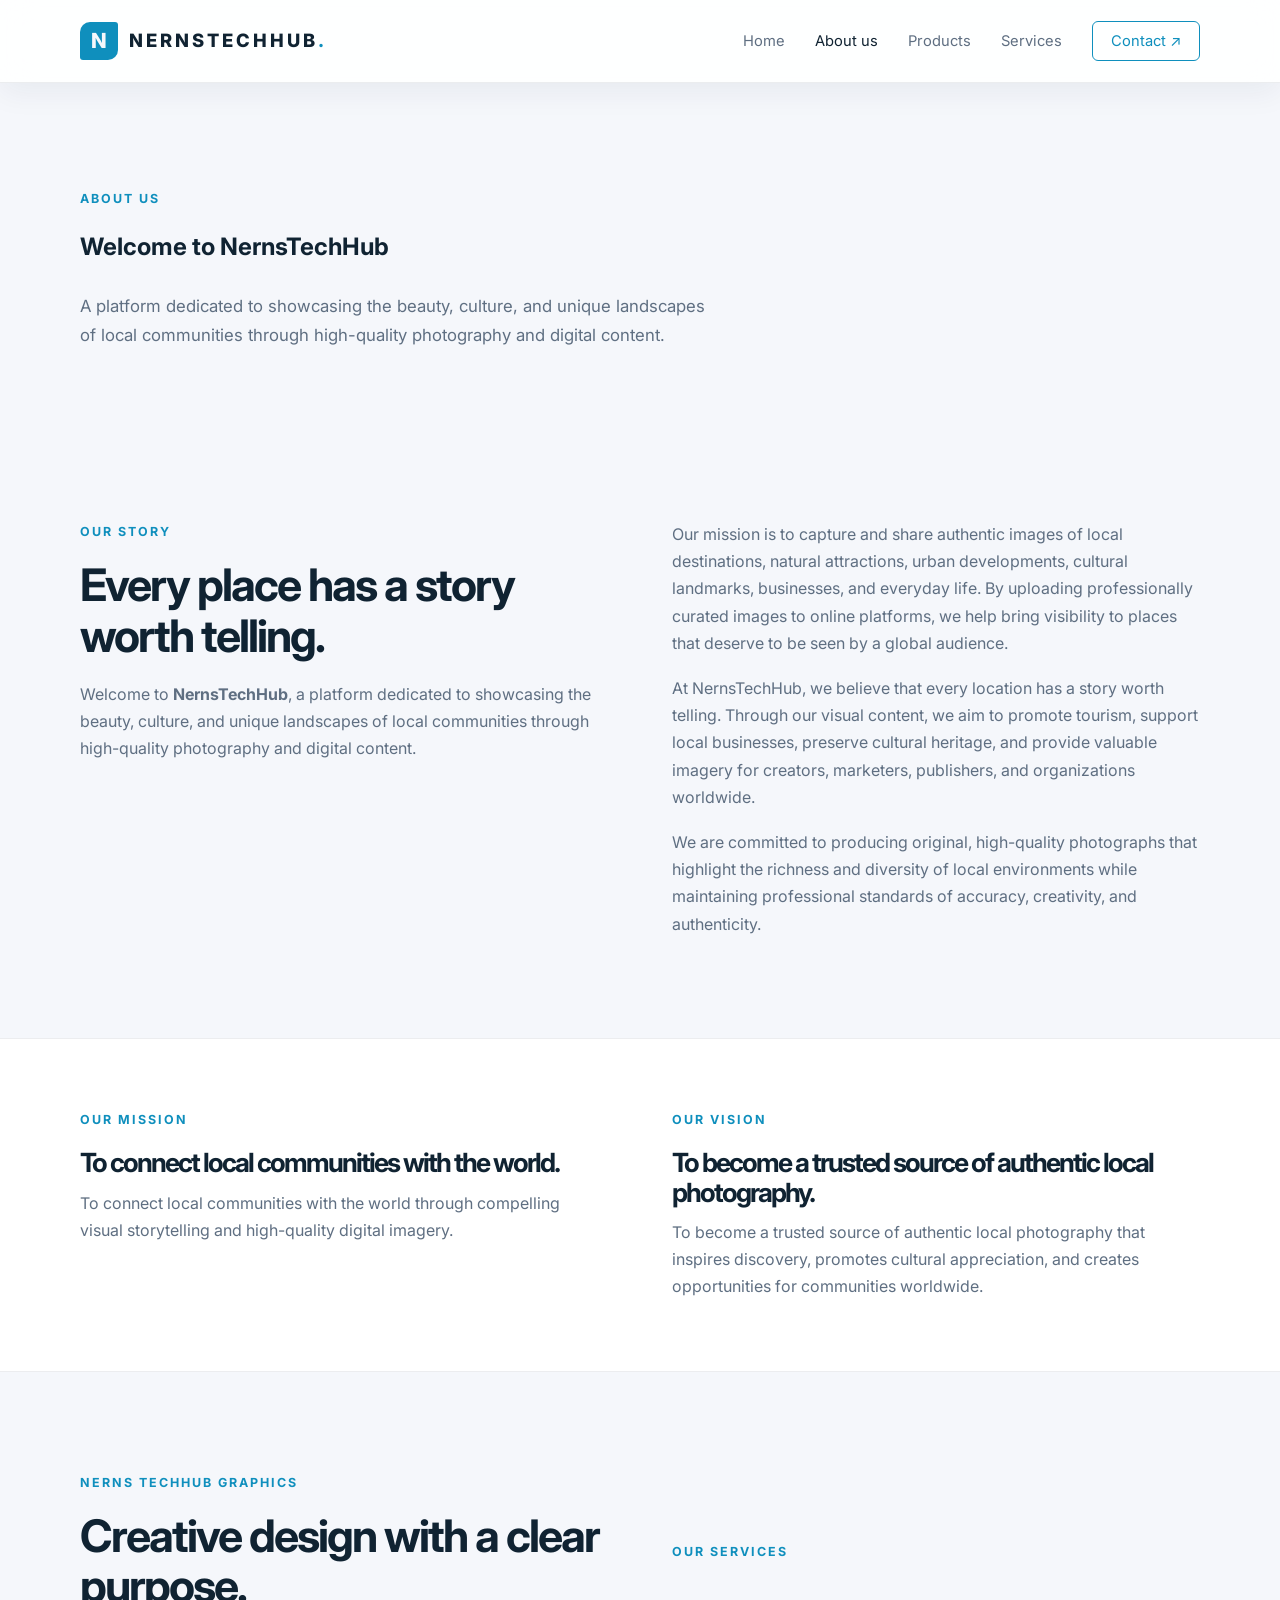
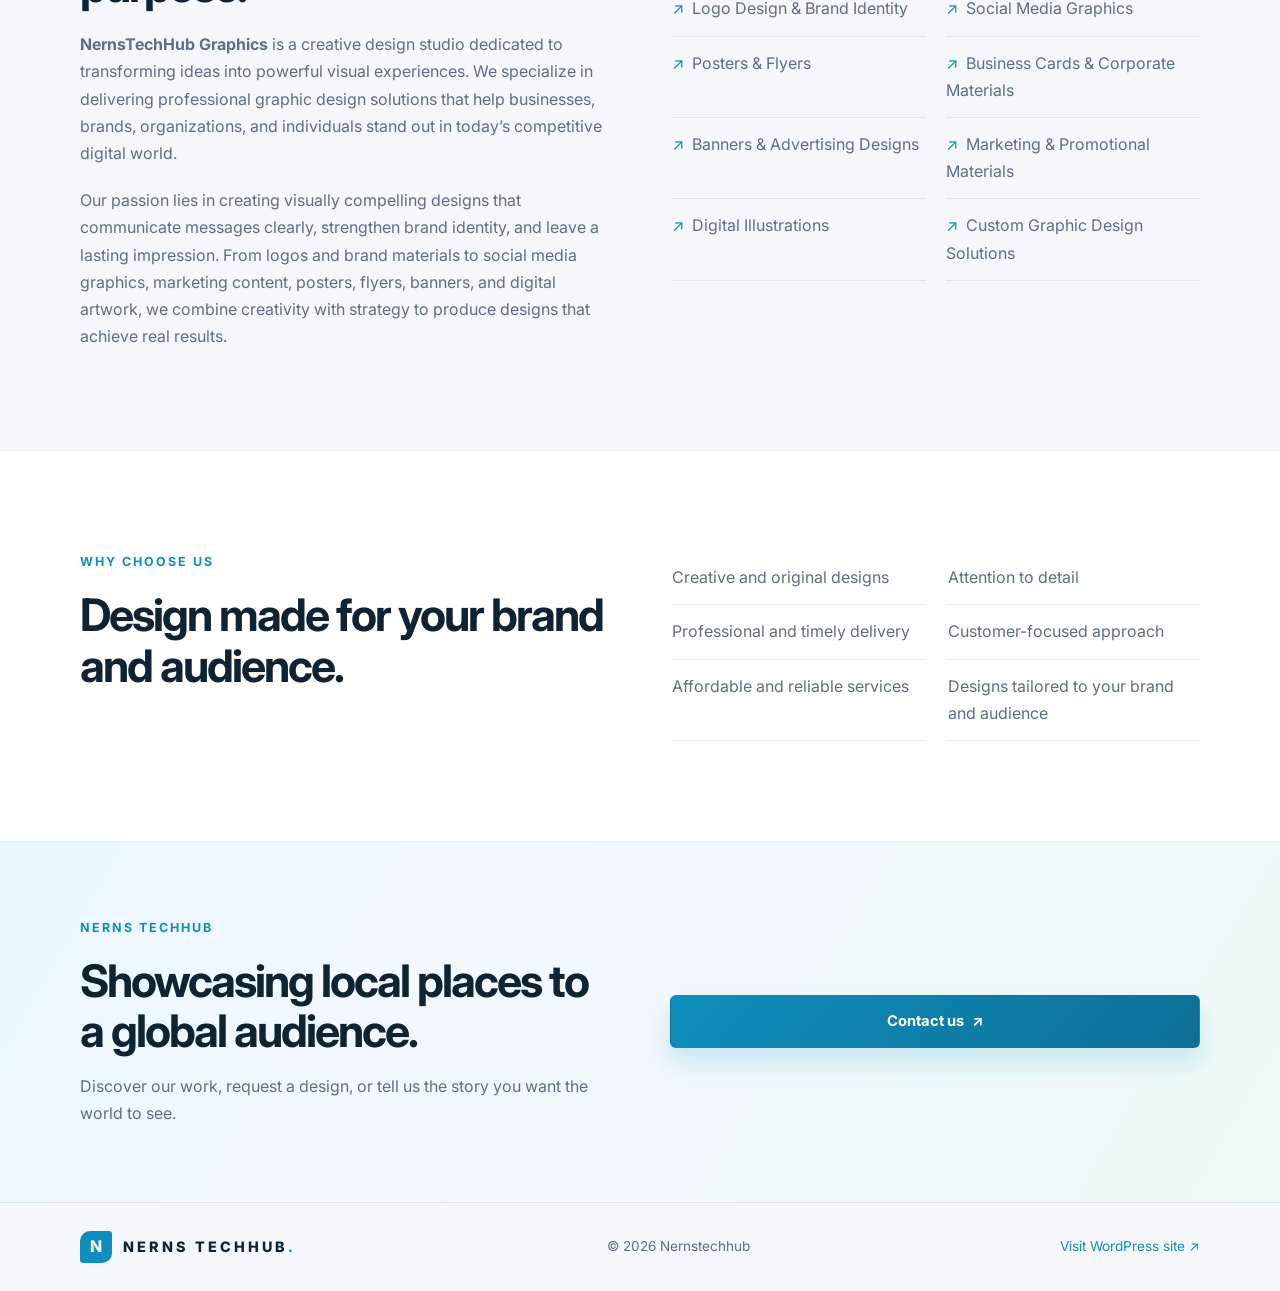
<file: about.html>
<!DOCTYPE html>
<html lang="en">
<head>
  <meta charset="UTF-8">
  <meta name="viewport" content="width=device-width, initial-scale=1.0">
  <meta name="description" content="Learn how NernsTechHub uses local photography, digital content, and graphic design to tell stories and help brands grow.">
  <title>About Us | Nernstechhub</title>
  <link rel="preconnect" href="https://fonts.googleapis.com">
  <link rel="preconnect" href="https://fonts.gstatic.com" crossorigin>
  <link href="https://fonts.googleapis.com/css2?family=Inter:wght@400;500;600;700;800&display=swap" rel="stylesheet">
  <link rel="stylesheet" href="style.css">
  <script src="script.js" defer></script>
</head>
<body>
  <header class="site-header"><nav class="navbar container" aria-label="Main navigation">
    <a href="index.html" class="logo" aria-label="Nernstechhub home"><span class="logo-mark">N</span><span>NERNSTECHHUB<span class="logo-accent">.</span></span></a>
    <button class="menu-toggle" aria-label="Open navigation" aria-expanded="false" aria-controls="nav-links">☰</button>
    <ul class="nav-links" id="nav-links"><li><a href="index.html">Home</a></li><li><a href="about.html" aria-current="page">About us</a></li><li><a href="products.html">Products</a></li><li><a href="services.html">Services</a></li><li><a href="https://nernstechhub.wordpress.com/contact-us/" class="nav-contact" target="_blank" rel="noopener noreferrer">Contact ↗</a></li></ul>
  </nav></header>
  <main>
    <section class="page-hero container"><p class="eyebrow">ABOUT US</p><h1>Welcome to <span>NernsTechHub</span></h1><p class="hero-description">A platform dedicated to showcasing the beauty, culture, and unique landscapes of local communities through high-quality photography and digital content.</p></section>

    <section class="section container about-us-story">
      <div class="about-us-lead">
        <p class="eyebrow">OUR STORY</p>
        <h2>Every place has a story worth telling.</h2>
        <p>Welcome to <strong>NernsTechHub</strong>, a platform dedicated to showcasing the beauty, culture, and unique landscapes of local communities through high-quality photography and digital content.</p>
      </div>
      <div class="about-us-copy">
        <p>Our mission is to capture and share authentic images of local destinations, natural attractions, urban developments, cultural landmarks, businesses, and everyday life. By uploading professionally curated images to online platforms, we help bring visibility to places that deserve to be seen by a global audience.</p>
        <p>At NernsTechHub, we believe that every location has a story worth telling. Through our visual content, we aim to promote tourism, support local businesses, preserve cultural heritage, and provide valuable imagery for creators, marketers, publishers, and organizations worldwide.</p>
        <p>We are committed to producing original, high-quality photographs that highlight the richness and diversity of local environments while maintaining professional standards of accuracy, creativity, and authenticity.</p>
      </div>
    </section>

    <section class="values-band">
      <div class="container about-us-values">
        <article>
          <p class="eyebrow">OUR MISSION</p>
          <h2>To connect local communities with the world.</h2>
          <p>To connect local communities with the world through compelling visual storytelling and high-quality digital imagery.</p>
        </article>
        <article>
          <p class="eyebrow">OUR VISION</p>
          <h2>To become a trusted source of authentic local photography.</h2>
          <p>To become a trusted source of authentic local photography that inspires discovery, promotes cultural appreciation, and creates opportunities for communities worldwide.</p>
        </article>
      </div>
    </section>

    <section class="section container graphics-about">
      <div class="graphics-about-intro">
        <p class="eyebrow">NERNS TECHHUB GRAPHICS</p>
        <h2>Creative design with a clear purpose.</h2>
        <p><strong>NernsTechHub Graphics</strong> is a creative design studio dedicated to transforming ideas into powerful visual experiences. We specialize in delivering professional graphic design solutions that help businesses, brands, organizations, and individuals stand out in today’s competitive digital world.</p>
        <p>Our passion lies in creating visually compelling designs that communicate messages clearly, strengthen brand identity, and leave a lasting impression. From logos and brand materials to social media graphics, marketing content, posters, flyers, banners, and digital artwork, we combine creativity with strategy to produce designs that achieve real results.</p>
      </div>
      <div class="graphics-about-services">
        <p class="eyebrow">OUR SERVICES</p>
        <ul>
          <li>Logo Design &amp; Brand Identity</li>
          <li>Social Media Graphics</li>
          <li>Posters &amp; Flyers</li>
          <li>Business Cards &amp; Corporate Materials</li>
          <li>Banners &amp; Advertising Designs</li>
          <li>Marketing &amp; Promotional Materials</li>
          <li>Digital Illustrations</li>
          <li>Custom Graphic Design Solutions</li>
        </ul>
      </div>
    </section>

    <section class="hub-services section">
      <div class="container graphics-why">
        <div>
          <p class="eyebrow">WHY CHOOSE US</p>
          <h2>Design made for your brand and audience.</h2>
        </div>
        <div class="graphics-reasons">
          <p>Creative and original designs</p>
          <p>Attention to detail</p>
          <p>Professional and timely delivery</p>
          <p>Customer-focused approach</p>
          <p>Affordable and reliable services</p>
          <p>Designs tailored to your brand and audience</p>
        </div>
      </div>
    </section>

    <section class="hub-contact-band">
      <div class="container hub-contact-content">
        <div>
          <p class="eyebrow">NERNS TECHHUB</p>
          <h2>Showcasing local places to a global audience.</h2>
          <p>Discover our work, request a design, or tell us the story you want the world to see.</p>
        </div>
        <a class="button button-primary" href="https://nernstechhub.wordpress.com/contact-us/" target="_blank" rel="noopener noreferrer">Contact us <span aria-hidden="true">↗</span></a>
      </div>
    </section>
  </main>
  <footer class="site-footer"><div class="container footer-content"><a href="index.html" class="logo"><span class="logo-mark">N</span><span>NERNS TECHHUB<span class="logo-accent">.</span></span></a><p>© <span id="year"></span> Nernstechhub</p><a href="https://nernstechhub.wordpress.com/" target="_blank" rel="noopener noreferrer">Visit WordPress site ↗</a></div></footer>
</body>
</html>
</file>
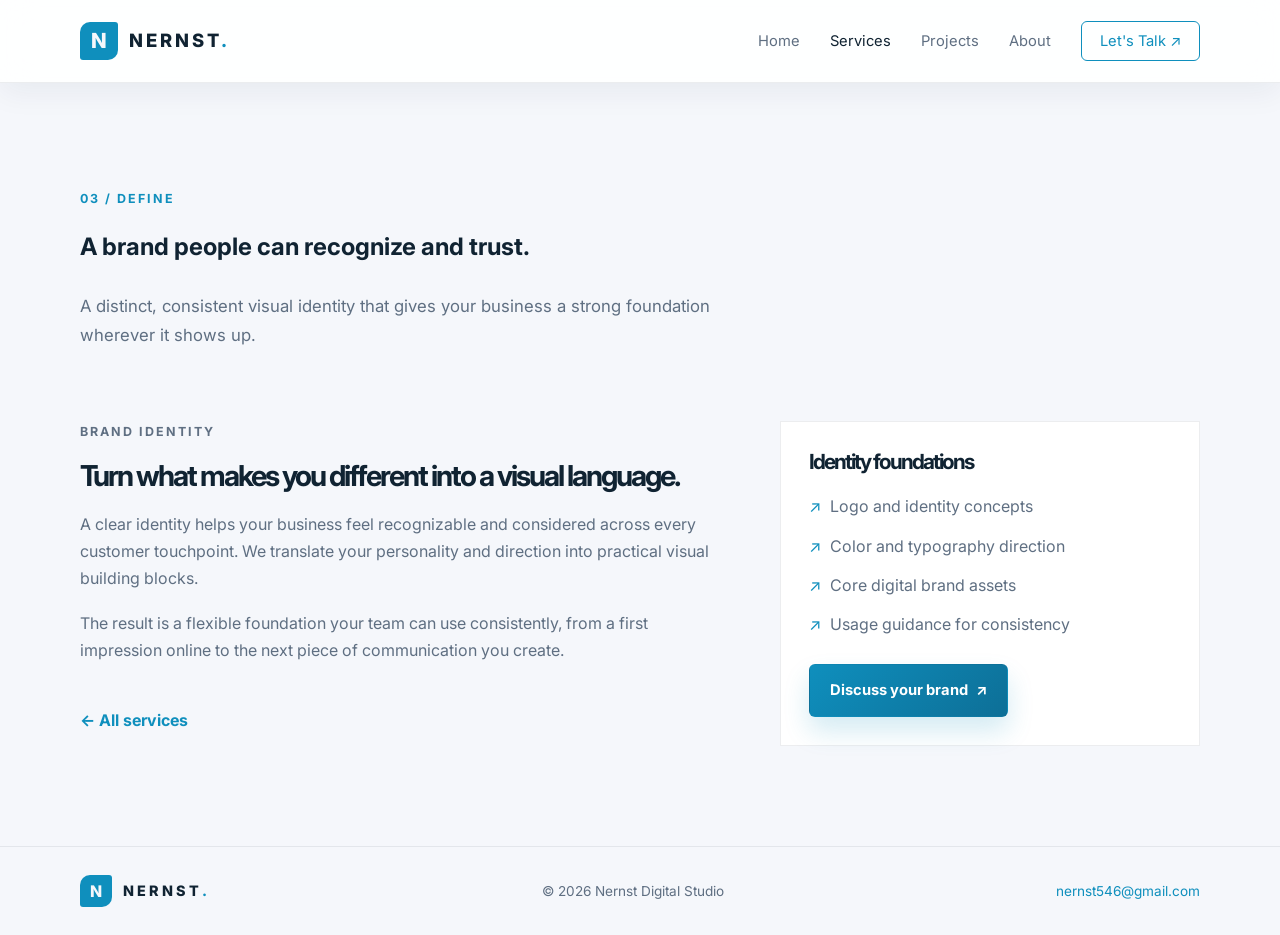
<file: brand-identity.html>
<!DOCTYPE html>
<html lang="en">
<head>
  <meta charset="UTF-8">
  <meta name="viewport" content="width=device-width, initial-scale=1.0">
  <meta name="description" content="Brand identity foundations, logo concepts, and visual systems from Nernst Digital Studio.">
  <title>Brand Identity | Nernst Digital Studio</title>
  <link rel="preconnect" href="https://fonts.googleapis.com">
  <link rel="preconnect" href="https://fonts.gstatic.com" crossorigin>
  <link href="https://fonts.googleapis.com/css2?family=Inter:wght@400;500;600;700;800&display=swap" rel="stylesheet">
  <link rel="stylesheet" href="style.css">
  <script src="script.js" defer></script>
</head>
<body>
  <header class="site-header"><nav class="navbar container" aria-label="Main navigation">
    <a href="index.html" class="logo" aria-label="Nernst Digital Studio home"><span class="logo-mark">N</span><span>NERNST<span class="logo-accent">.</span></span></a>
    <button class="menu-toggle" aria-label="Open navigation" aria-expanded="false" aria-controls="nav-links">☰</button>
    <ul class="nav-links" id="nav-links"><li><a href="index.html">Home</a></li><li><a href="services.html" aria-current="page">Services</a></li><li><a href="projects.html">Projects</a></li><li><a href="about.html">About</a></li><li><a href="contact.html" class="nav-contact">Let's Talk ↗</a></li></ul>
  </nav></header>
  <main>
    <section class="page-hero container"><p class="eyebrow">03 / DEFINE</p><h1>A brand people can <span>recognize and trust.</span></h1><p class="hero-description">A distinct, consistent visual identity that gives your business a strong foundation wherever it shows up.</p></section>
    <section class="section container service-detail-layout">
      <div class="service-detail-copy"><p class="eyebrow">BRAND IDENTITY</p><h2>Turn what makes you different into a visual language.</h2><p>A clear identity helps your business feel recognizable and considered across every customer touchpoint. We translate your personality and direction into practical visual building blocks.</p><p>The result is a flexible foundation your team can use consistently, from a first impression online to the next piece of communication you create.</p><a class="service-back-link" href="services.html">← All services</a></div>
      <aside class="service-detail-aside"><h2>Identity foundations</h2><ul><li>Logo and identity concepts</li><li>Color and typography direction</li><li>Core digital brand assets</li><li>Usage guidance for consistency</li></ul><a class="button button-primary" href="contact.html">Discuss your brand <span aria-hidden="true">↗</span></a></aside>
    </section>
  </main>
  <footer class="site-footer"><div class="container footer-content"><a href="index.html" class="logo"><span class="logo-mark">N</span><span>NERNST<span class="logo-accent">.</span></span></a><p>© <span id="year"></span> Nernst Digital Studio</p><a href="mailto:nernst546@gmail.com">nernst546@gmail.com</a></div></footer>
</body>
</html>
</file>
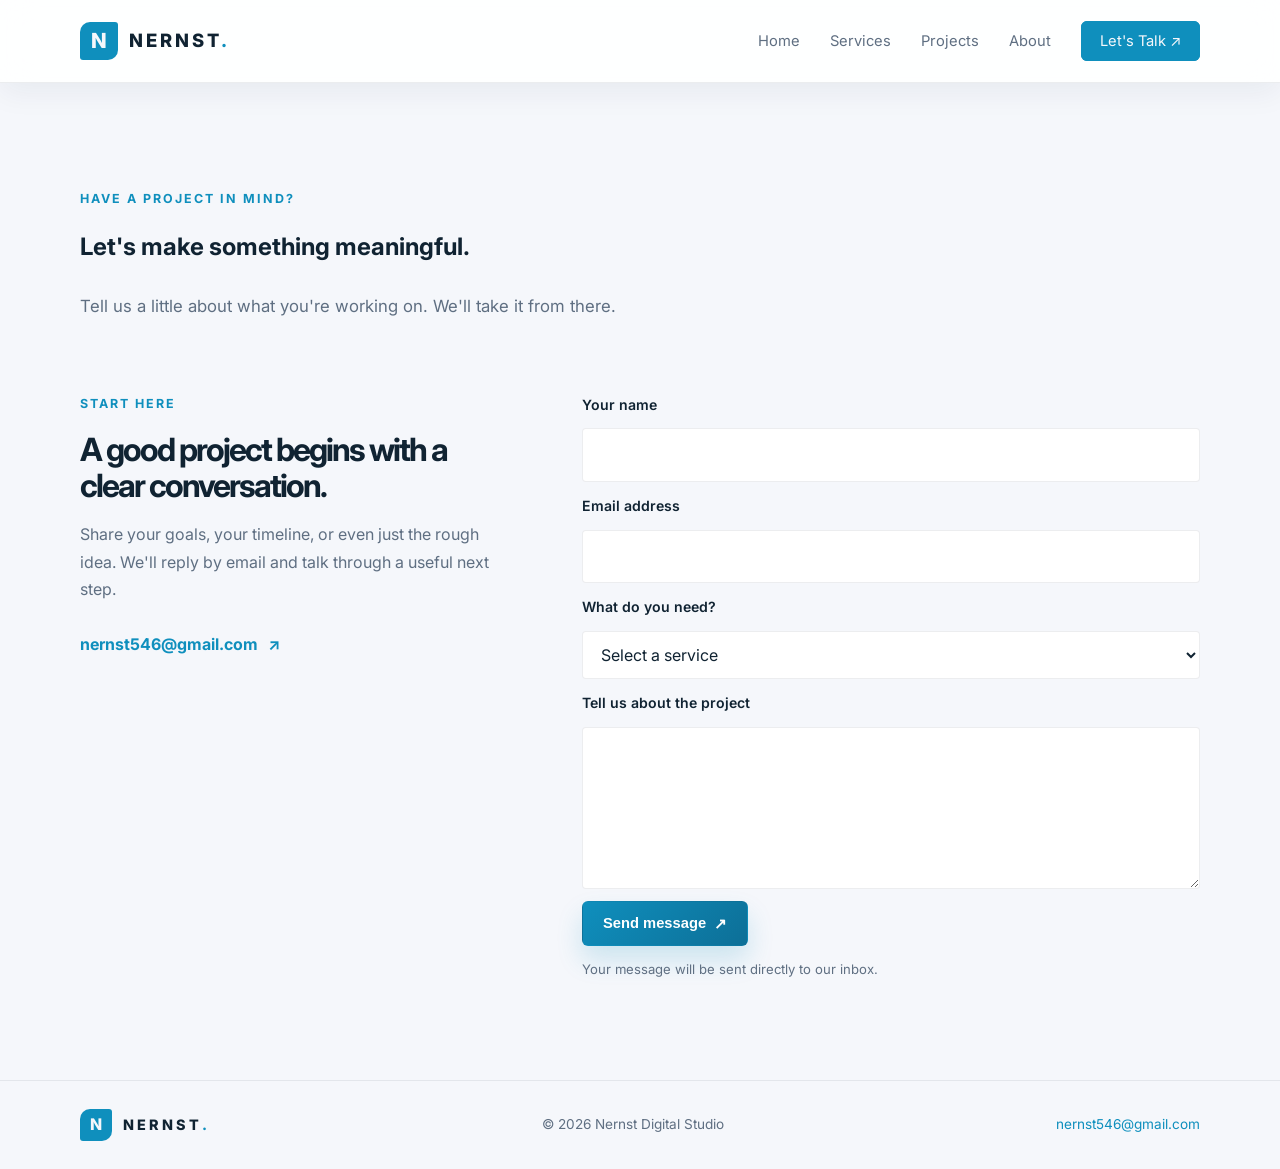
<file: contact.html>
<!DOCTYPE html>
<html lang="en">
<head>
  <meta charset="UTF-8">
  <meta name="viewport" content="width=device-width, initial-scale=1.0">
  <meta name="description" content="Contact Nernst Digital Studio to discuss your website, design, or branding project.">
  <title>Contact | Nernst Digital Studio</title>
  <link rel="preconnect" href="https://fonts.googleapis.com">
  <link rel="preconnect" href="https://fonts.gstatic.com" crossorigin>
  <link href="https://fonts.googleapis.com/css2?family=Inter:wght@400;500;600;700;800&display=swap" rel="stylesheet">
  <link rel="stylesheet" href="style.css">
  <script src="script.js" defer></script>
</head>
<body>
  <header class="site-header"><nav class="navbar container" aria-label="Main navigation">
    <a href="index.html" class="logo" aria-label="Nernst Digital Studio home"><span class="logo-mark">N</span><span>NERNST<span class="logo-accent">.</span></span></a>
    <button class="menu-toggle" aria-label="Open navigation" aria-expanded="false" aria-controls="nav-links">☰</button>
    <ul class="nav-links" id="nav-links"><li><a href="index.html">Home</a></li><li><a href="services.html">Services</a></li><li><a href="projects.html">Projects</a></li><li><a href="about.html">About</a></li><li><a href="contact.html" class="nav-contact" aria-current="page">Let's Talk ↗</a></li></ul>
  </nav></header>
  <main>
    <section class="page-hero container"><p class="eyebrow">HAVE A PROJECT IN MIND?</p><h1>Let's make something <span>meaningful.</span></h1><p class="hero-description">Tell us a little about what you're working on. We'll take it from there.</p></section>
    <section class="section container contact-layout">
      <div class="contact-aside"><p class="eyebrow">START HERE</p><h2>A good project begins with a clear conversation.</h2><p>Share your goals, your timeline, or even just the rough idea. We'll reply by email and talk through a useful next step.</p><a class="contact-email" href="mailto:nernst546@gmail.com">nernst546@gmail.com <span aria-hidden="true">↗</span></a></div>
      <form class="contact-form" id="contact-form" action="https://formsubmit.co/nernst546@gmail.com" method="POST">
        <input type="hidden" name="_subject" value="New Nernstechhub project enquiry">
        <input type="hidden" name="_template" value="table">
        <label for="name">Your name</label><input id="name" name="name" autocomplete="name" required>
        <label for="email">Email address</label><input id="email" name="email" type="email" autocomplete="email" required>
        <label for="service">What do you need?</label><select id="service" name="service" required><option value="" disabled selected>Select a service</option><option>Web development</option><option>Graphic design</option><option>Brand identity</option><option>Something else</option></select>
        <label for="message">Tell us about the project</label><textarea id="message" name="message" rows="5" required></textarea>
        <button class="button button-primary" type="submit">Send message <span aria-hidden="true">↗</span></button>
        <p class="form-note" id="form-note" aria-live="polite">Your message will be sent directly to our inbox.</p>
      </form>
    </section>
  </main>
  <footer class="site-footer"><div class="container footer-content"><a href="index.html" class="logo"><span class="logo-mark">N</span><span>NERNST<span class="logo-accent">.</span></span></a><p>© <span id="year"></span> Nernst Digital Studio</p><a href="mailto:nernst546@gmail.com">nernst546@gmail.com</a></div></footer>
</body>
</html>
</file>
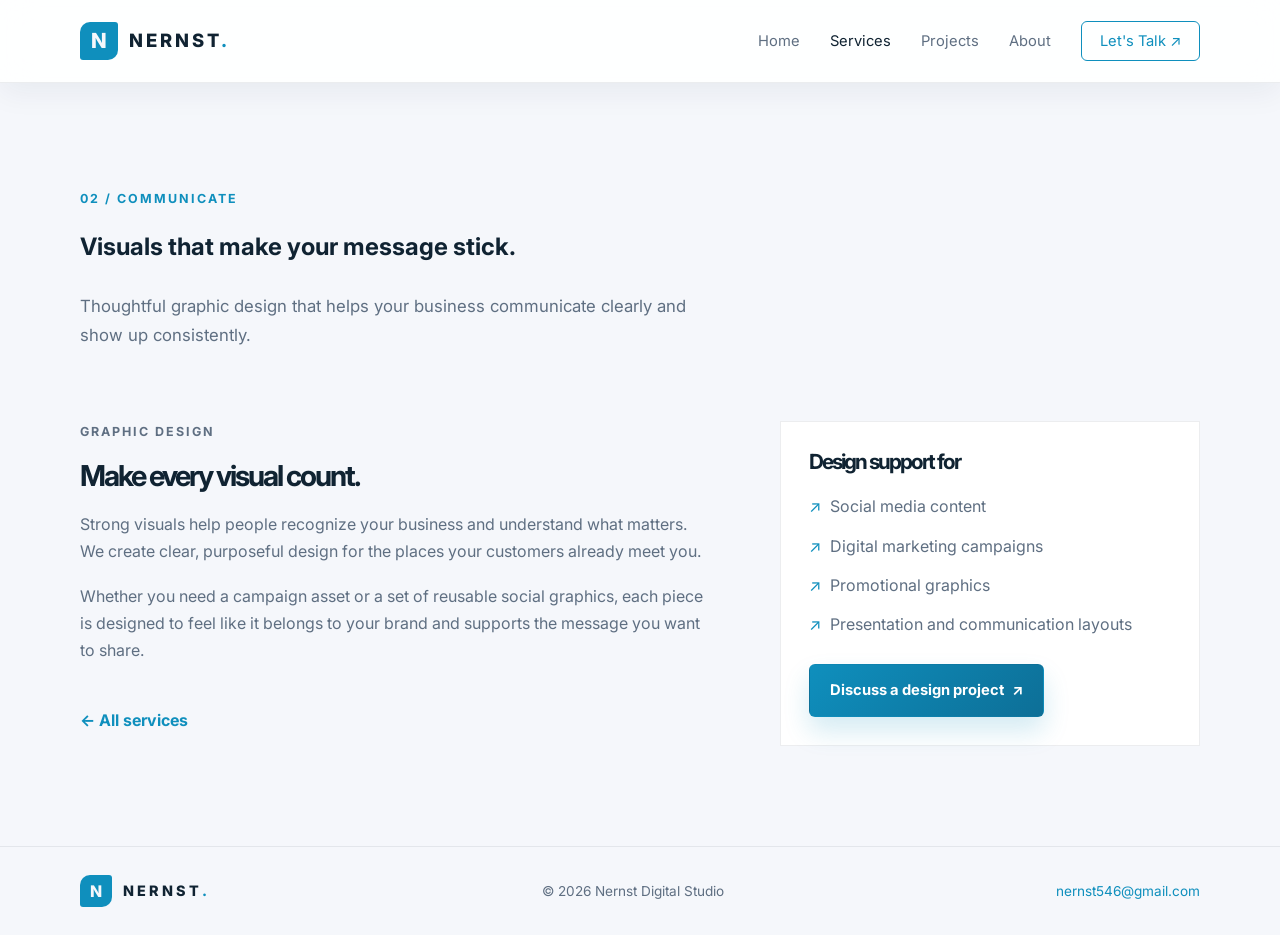
<file: graphic-design.html>
<!DOCTYPE html>
<html lang="en">
<head>
  <meta charset="UTF-8">
  <meta name="viewport" content="width=device-width, initial-scale=1.0">
  <meta name="description" content="Graphic design for digital marketing, social media, and business communications from Nernst Digital Studio.">
  <title>Graphic Design | Nernst Digital Studio</title>
  <link rel="preconnect" href="https://fonts.googleapis.com">
  <link rel="preconnect" href="https://fonts.gstatic.com" crossorigin>
  <link href="https://fonts.googleapis.com/css2?family=Inter:wght@400;500;600;700;800&display=swap" rel="stylesheet">
  <link rel="stylesheet" href="style.css">
  <script src="script.js" defer></script>
</head>
<body>
  <header class="site-header"><nav class="navbar container" aria-label="Main navigation">
    <a href="index.html" class="logo" aria-label="Nernst Digital Studio home"><span class="logo-mark">N</span><span>NERNST<span class="logo-accent">.</span></span></a>
    <button class="menu-toggle" aria-label="Open navigation" aria-expanded="false" aria-controls="nav-links">☰</button>
    <ul class="nav-links" id="nav-links"><li><a href="index.html">Home</a></li><li><a href="services.html" aria-current="page">Services</a></li><li><a href="projects.html">Projects</a></li><li><a href="about.html">About</a></li><li><a href="contact.html" class="nav-contact">Let's Talk ↗</a></li></ul>
  </nav></header>
  <main>
    <section class="page-hero container"><p class="eyebrow">02 / COMMUNICATE</p><h1>Visuals that make your <span>message stick.</span></h1><p class="hero-description">Thoughtful graphic design that helps your business communicate clearly and show up consistently.</p></section>
    <section class="section container service-detail-layout">
      <div class="service-detail-copy"><p class="eyebrow">GRAPHIC DESIGN</p><h2>Make every visual count.</h2><p>Strong visuals help people recognize your business and understand what matters. We create clear, purposeful design for the places your customers already meet you.</p><p>Whether you need a campaign asset or a set of reusable social graphics, each piece is designed to feel like it belongs to your brand and supports the message you want to share.</p><a class="service-back-link" href="services.html">← All services</a></div>
      <aside class="service-detail-aside"><h2>Design support for</h2><ul><li>Social media content</li><li>Digital marketing campaigns</li><li>Promotional graphics</li><li>Presentation and communication layouts</li></ul><a class="button button-primary" href="contact.html">Discuss a design project <span aria-hidden="true">↗</span></a></aside>
    </section>
  </main>
  <footer class="site-footer"><div class="container footer-content"><a href="index.html" class="logo"><span class="logo-mark">N</span><span>NERNST<span class="logo-accent">.</span></span></a><p>© <span id="year"></span> Nernst Digital Studio</p><a href="mailto:nernst546@gmail.com">nernst546@gmail.com</a></div></footer>
</body>
</html>
</file>
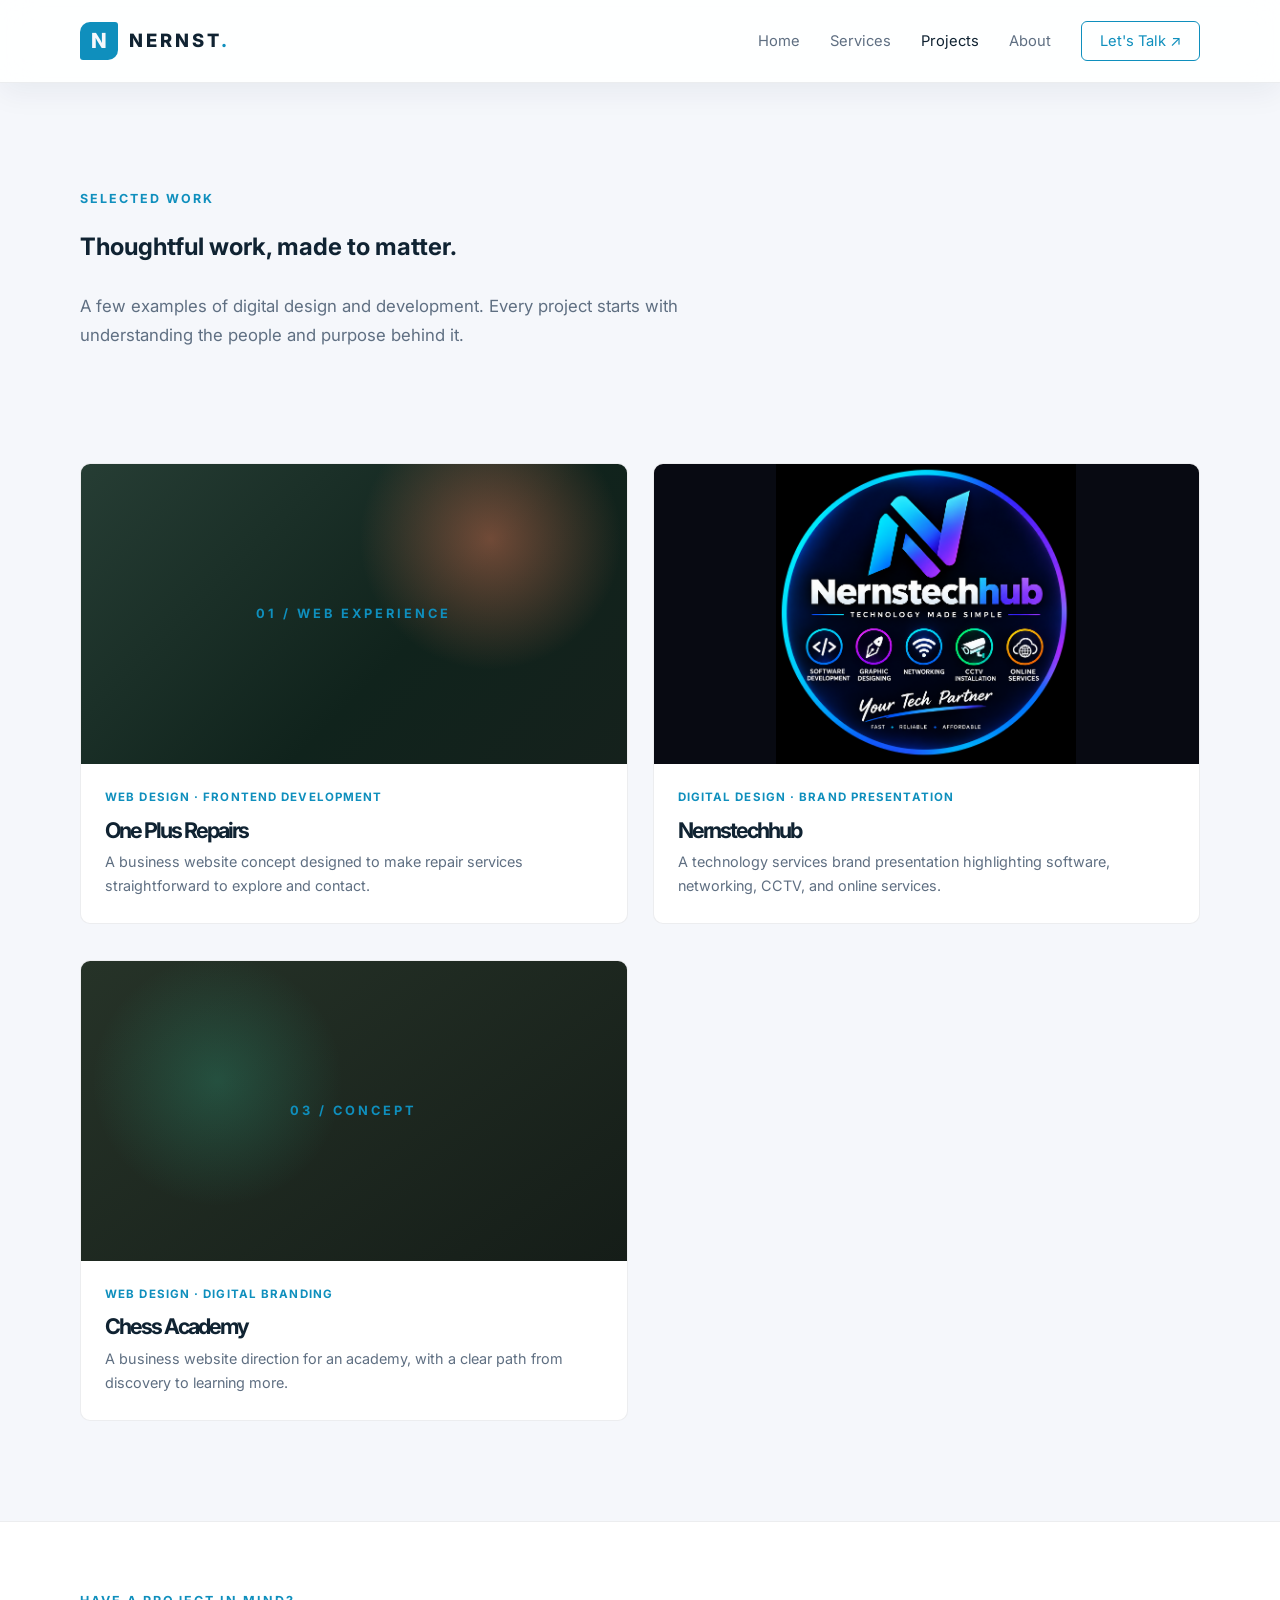
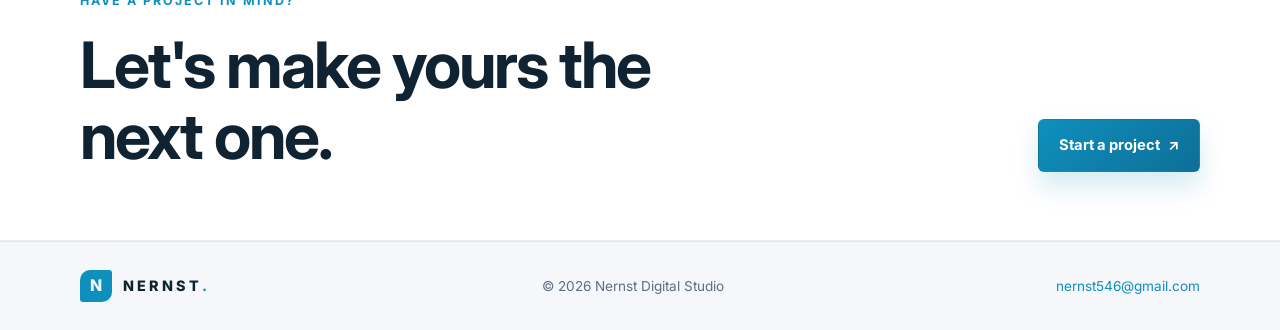
<file: projects.html>
<!DOCTYPE html>
<html lang="en">
<head>
  <meta charset="UTF-8">
  <meta name="viewport" content="width=device-width, initial-scale=1.0">
  <meta name="description" content="Selected web, design, and digital projects from Nernst Digital Studio.">
  <title>Projects | Nernst Digital Studio</title>
  <link rel="preconnect" href="https://fonts.googleapis.com">
  <link rel="preconnect" href="https://fonts.gstatic.com" crossorigin>
  <link href="https://fonts.googleapis.com/css2?family=Inter:wght@400;500;600;700;800&display=swap" rel="stylesheet">
  <link rel="stylesheet" href="style.css">
  <script src="script.js" defer></script>
</head>
<body>
  <header class="site-header"><nav class="navbar container" aria-label="Main navigation">
    <a href="index.html" class="logo" aria-label="Nernst Digital Studio home"><span class="logo-mark">N</span><span>NERNST<span class="logo-accent">.</span></span></a>
    <button class="menu-toggle" aria-label="Open navigation" aria-expanded="false" aria-controls="nav-links">☰</button>
    <ul class="nav-links" id="nav-links"><li><a href="index.html">Home</a></li><li><a href="services.html">Services</a></li><li><a href="projects.html" aria-current="page">Projects</a></li><li><a href="about.html">About</a></li><li><a href="contact.html" class="nav-contact">Let's Talk ↗</a></li></ul>
  </nav></header>
  <main>
    <section class="page-hero container"><p class="eyebrow">SELECTED WORK</p><h1>Thoughtful work, <span>made to matter.</span></h1><p class="hero-description">A few examples of digital design and development. Every project starts with understanding the people and purpose behind it.</p></section>
    <section class="section container projects-page-section">
      <div class="project-grid project-grid-page">
        <article class="project-card" id="one-plus"><div class="project-image project-image-one"><span>01 / WEB EXPERIENCE</span></div><div class="project-info"><p class="project-category">WEB DESIGN · FRONTEND DEVELOPMENT</p><h2>One Plus Repairs</h2><p>A business website concept designed to make repair services straightforward to explore and contact.</p></div></article>
        <article class="project-card" id="nernstechhub"><div class="project-image project-image-two"><img src="dp2.png" alt="Nernstechhub technology services brand graphic"></div><div class="project-info"><p class="project-category">DIGITAL DESIGN · BRAND PRESENTATION</p><h2>Nernstechhub</h2><p>A technology services brand presentation highlighting software, networking, CCTV, and online services.</p></div></article>
        <article class="project-card"><div class="project-image project-image-three"><span>03 / CONCEPT</span></div><div class="project-info"><p class="project-category">WEB DESIGN · DIGITAL BRANDING</p><h2>Chess Academy</h2><p>A business website direction for an academy, with a clear path from discovery to learning more.</p></div></article>
      </div>
    </section>
    <section class="callout-band"><div class="container callout-content"><div><p class="eyebrow">HAVE A PROJECT IN MIND?</p><h2>Let's make yours the next one.</h2></div><a class="button button-primary" href="contact.html">Start a project <span aria-hidden="true">↗</span></a></div></section>
  </main>
  <footer class="site-footer"><div class="container footer-content"><a href="index.html" class="logo"><span class="logo-mark">N</span><span>NERNST<span class="logo-accent">.</span></span></a><p>© <span id="year"></span> Nernst Digital Studio</p><a href="mailto:nernst546@gmail.com">nernst546@gmail.com</a></div></footer>
</body>
</html>
</file>
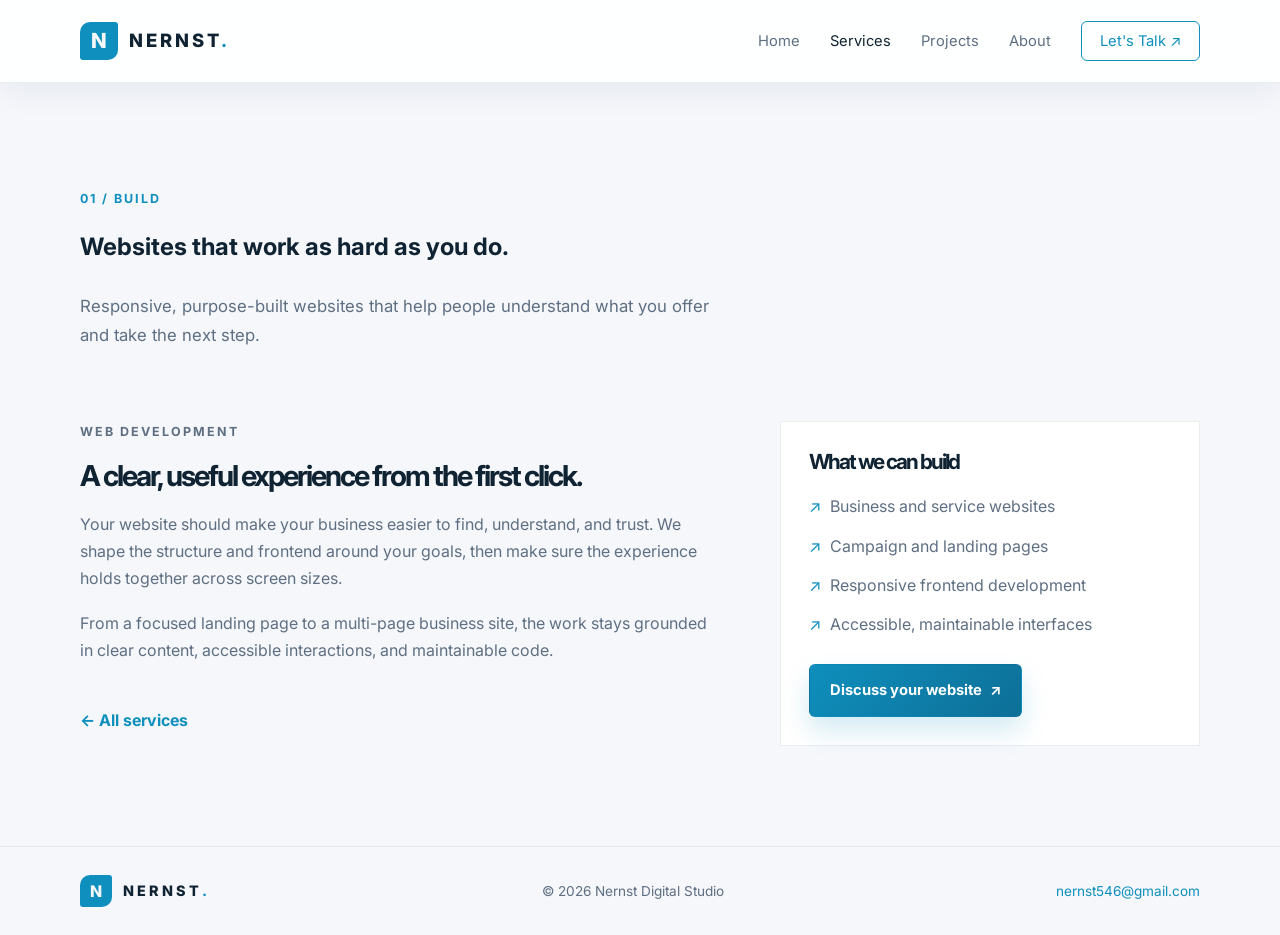
<file: web-development.html>
<!DOCTYPE html>
<html lang="en">
<head>
  <meta charset="UTF-8">
  <meta name="viewport" content="width=device-width, initial-scale=1.0">
  <meta name="description" content="Responsive website design and frontend development by Nernst Digital Studio.">
  <title>Web Development | Nernst Digital Studio</title>
  <link rel="preconnect" href="https://fonts.googleapis.com">
  <link rel="preconnect" href="https://fonts.gstatic.com" crossorigin>
  <link href="https://fonts.googleapis.com/css2?family=Inter:wght@400;500;600;700;800&display=swap" rel="stylesheet">
  <link rel="stylesheet" href="style.css">
  <script src="script.js" defer></script>
</head>
<body>
  <header class="site-header"><nav class="navbar container" aria-label="Main navigation">
    <a href="index.html" class="logo" aria-label="Nernst Digital Studio home"><span class="logo-mark">N</span><span>NERNST<span class="logo-accent">.</span></span></a>
    <button class="menu-toggle" aria-label="Open navigation" aria-expanded="false" aria-controls="nav-links">☰</button>
    <ul class="nav-links" id="nav-links"><li><a href="index.html">Home</a></li><li><a href="services.html" aria-current="page">Services</a></li><li><a href="projects.html">Projects</a></li><li><a href="about.html">About</a></li><li><a href="contact.html" class="nav-contact">Let's Talk ↗</a></li></ul>
  </nav></header>
  <main>
    <section class="page-hero container"><p class="eyebrow">01 / BUILD</p><h1>Websites that work <span>as hard as you do.</span></h1><p class="hero-description">Responsive, purpose-built websites that help people understand what you offer and take the next step.</p></section>
    <section class="section container service-detail-layout">
      <div class="service-detail-copy"><p class="eyebrow">WEB DEVELOPMENT</p><h2>A clear, useful experience from the first click.</h2><p>Your website should make your business easier to find, understand, and trust. We shape the structure and frontend around your goals, then make sure the experience holds together across screen sizes.</p><p>From a focused landing page to a multi-page business site, the work stays grounded in clear content, accessible interactions, and maintainable code.</p><a class="service-back-link" href="services.html">← All services</a></div>
      <aside class="service-detail-aside"><h2>What we can build</h2><ul><li>Business and service websites</li><li>Campaign and landing pages</li><li>Responsive frontend development</li><li>Accessible, maintainable interfaces</li></ul><a class="button button-primary" href="contact.html">Discuss your website <span aria-hidden="true">↗</span></a></aside>
    </section>
  </main>
  <footer class="site-footer"><div class="container footer-content"><a href="index.html" class="logo"><span class="logo-mark">N</span><span>NERNST<span class="logo-accent">.</span></span></a><p>© <span id="year"></span> Nernst Digital Studio</p><a href="mailto:nernst546@gmail.com">nernst546@gmail.com</a></div></footer>
</body>
</html>
</file>
<file: style.css>
/* =================================
   1. GLOBAL STYLES
================================= */

:root {
  --background: #f5f7fb;
  --surface: #ffffff;
  --surface-light: #eef6ff;
  --teal: #0f8fbd;
  --teal-dark: #0d6f97;
  --warm: #ffbd69;
  --warm-deep: #ee7d13;
  --text: #102332;
  --muted: #5f6f82;
  --border: rgba(16, 35, 50, 0.08);
  --shadow: rgba(17, 40, 60, 0.08);
}

* {
  margin: 0;
  padding: 0;
  box-sizing: border-box;
}

html {
  scroll-behavior: smooth;
  scroll-padding-top: 90px;
}

body {
  font-family: "Inter", sans-serif;
  background: var(--background);
  color: var(--text);
  line-height: 1.7;
}

h2,
h3,
h4,
.logo {
  font-family: "Inter", sans-serif;
  letter-spacing: -0.02em;
}

a {
  color: inherit;
  text-decoration: none;
}

button,
a {
  -webkit-tap-highlight-color: transparent;
}

.container {
  width: min(1120px, 90%);
  margin-inline: auto;
}

.section {
  padding-block: 100px;
}

/* =================================
   2. HEADER AND NAVIGATION
================================= */

.site-header {
  position: sticky;
  top: 0;
  z-index: 100;
  background: rgba(255, 255, 255, 0.9);
  backdrop-filter: blur(16px);
  border-bottom: 1px solid var(--border);
  box-shadow: 0 10px 30px rgba(17, 40, 60, 0.06);
}

.navbar {
  min-height: 82px;
  display: flex;
  align-items: center;
  justify-content: space-between;
  gap: 24px;
}

.logo {
  display: inline-flex;
  align-items: center;
  gap: 11px;
  font-size: 1.15rem;
  font-weight: 800;
  letter-spacing: 3px;
}

.logo-mark {
  width: 38px;
  height: 38px;
  display: grid;
  place-items: center;
  color: var(--background);
  background: var(--teal);
  border-radius: 10px 3px 10px 3px;
  font-size: 1.3rem;
  letter-spacing: 0;
}

.logo-accent {
  color: var(--teal);
}

.nav-links {
  display: flex;
  align-items: center;
  gap: 30px;
  list-style: none;
}

.nav-links a {
  color: var(--muted);
  font-size: 0.92rem;
  transition: color 0.25s ease;
}

.nav-links a:hover,
.nav-links a:focus-visible {
  color: var(--teal);
}

.nav-links .nav-contact {
  color: var(--teal);
  border: 1px solid var(--teal);
  padding: 10px 18px;
  border-radius: 6px;
}

.menu-toggle {
  display: none;
  color: var(--text);
  background: transparent;
  border: 1px solid var(--border);
  border-radius: 6px;
  padding: 7px 12px;
  font-size: 1.4rem;
  cursor: pointer;
}

/* =================================
   3. HERO SECTION
================================= */

.hero {
  min-height: 610px;
  padding-block: 90px;
  display: grid;
  grid-template-columns: 1.1fr 0.9fr;
  align-items: center;
  gap: 65px;
}

.eyebrow {
  color: var(--teal);
  font-size: 0.78rem;
  font-weight: 700;
  letter-spacing: 2px;
  margin-bottom: 18px;
}

h2 {
  max-width: 650px;
  font-size: clamp(2.6rem, 5vw, 4.5rem);
  line-height: 1.12;
  letter-spacing: -2px;
}

h2 span {
  color: var(--teal);
}

.hero-description,
.section-description {
  max-width: 570px;
  margin-top: 24px;
  color: var(--muted);
  font-size: 1.05rem;
}

.hero-actions {
  display: flex;
  align-items: center;
  flex-wrap: wrap;
  gap: 14px;
  margin-top: 32px;
}

.button {
  display: inline-flex;
  justify-content: center;
  align-items: center;
  gap: 8px;
  padding: 13px 20px;
  border: 1px solid transparent;
  border-radius: 6px;
  font-weight: 700;
  font-size: 0.92rem;
  transition:
    transform 0.25s ease,
    background 0.25s ease,
    border-color 0.25s ease;
  cursor: pointer;
}

.button:hover {
  transform: translateY(-3px);
}

.button-primary {
  color: #ffffff;
  background: linear-gradient(135deg, var(--teal) 0%, var(--teal-dark) 100%);
  box-shadow: 0 14px 26px rgba(15, 143, 189, 0.18);
}

.button-primary:hover {
  background: linear-gradient(135deg, var(--teal-dark) 0%, var(--teal) 100%);
}

.button-secondary {
  color: var(--text);
  border-color: var(--border);
  background: transparent;
}

.button-secondary:hover {
  border-color: var(--teal);
}

.hero-note {
  margin-top: 25px;
  color: var(--muted);
  font-size: 0.83rem;
}

.hero-visual {
  min-height: 360px;
  position: relative;
}

.image-placeholder {
  min-height: 390px;
  height: 100%;
  padding: 25px;
  display: flex;
  flex-direction: column;
  align-items: center;
  justify-content: center;
  gap: 12px;
  text-align: center;
  border: 1px solid rgba(53, 224, 177, 0.25);
  border-radius: 14px;
  background:
    radial-gradient(
      circle at 70% 25%,
      rgba(53, 224, 177, 0.16),
      transparent 45%
    ),
    linear-gradient(145deg, #142d25, #091510);
}

.image-placeholder span {
  color: var(--teal);
  font-size: 0.75rem;
  letter-spacing: 2px;
  font-weight: 700;
}

.image-placeholder p {
  color: var(--muted);
}

/* =================================
   4. SECTION HEADINGS
================================= */

h3 {
  max-width: 700px;
  font-size: clamp(2rem, 4vw, 3rem);
  line-height: 1.2;
  letter-spacing: -1px;
}

.section > .section-description {
  margin-bottom: 30px;
}

/* =================================
   5. SERVICES
================================= */

.service-grid {
  display: grid;
  grid-template-columns: repeat(3, minmax(0, 1fr));
  gap: 22px;
  margin-top: 42px;
}

.service-card {
  padding: 30px;
  background: var(--surface);
  border: 1px solid var(--border);
  border-radius: 10px;
  transition:
    transform 0.25s ease,
    border-color 0.25s ease,
    background 0.25s ease;
}

.service-card-link {
  display: block;
  color: var(--text);
  text-decoration: none;
}

.service-card-link:focus-visible {
  outline: 2px solid var(--teal);
  outline-offset: 4px;
}

.service-card:hover {
  transform: translateY(-6px);
  border-color: rgba(53, 224, 177, 0.5);
  background: var(--surface-light);
}

.card-number {
  color: var(--teal);
  font-size: 0.85rem;
  font-weight: 700;
}

.service-card h3 {
  margin-top: 24px;
  font-size: 1.2rem;
}

.service-card p {
  margin-top: 12px;
  color: var(--muted);
  font-size: 0.93rem;
}

/* =================================
   6. PROJECTS
================================= */

.project-grid {
  display: grid;
  grid-template-columns: repeat(2, minmax(0, 1fr));
  gap: 25px;
  margin-top: 42px;
}

.project-card {
  overflow: hidden;
  background: var(--surface);
  border: 1px solid var(--border);
  border-radius: 10px;
  transition: transform 0.25s ease;
}

.project-card:hover {
  transform: translateY(-5px);
}

.project-image {
  min-height: 230px;
  display: grid;
  place-items: center;
  background:
    radial-gradient(
      circle at 50% 40%,
      rgba(53, 224, 177, 0.2),
      transparent 50%
    ),
    var(--surface-light);
}

.project-image span {
  color: var(--teal);
  font-size: 0.8rem;
  font-weight: 700;
  letter-spacing: 3px;
}

.project-image-two {
  background:
    radial-gradient(
      circle at 50% 40%,
      rgba(53, 224, 177, 0.12),
      transparent 50%
    ),
    #15231f;
}

.project-info {
  padding: 24px;
}

.project-info p {
  margin-top: 8px;
  color: var(--muted);
  font-size: 0.9rem;
}

/* =================================
   7. FOOTER
================================= */

.site-footer {
  padding-block: 28px;
  border-top: 1px solid var(--border);
  color: var(--muted);
  font-size: 0.85rem;
}

.footer-content {
  display: flex;
  align-items: center;
  justify-content: space-between;
  gap: 24px;
}

.footer-content .logo {
  color: var(--text);
  font-size: 0.9rem;
}

.footer-content .logo-mark {
  width: 32px;
  height: 32px;
  font-size: 1rem;
}

.footer-content > a:last-child {
  color: var(--teal);
}

.nav-links a[aria-current="page"]:not(.nav-contact) {
  color: var(--text);
}

.nav-links .nav-contact[aria-current="page"] {
  background: var(--teal);
  color: var(--background);
}

.page-hero {
  padding-block: 105px 72px;
}

.page-hero h1 {
  max-width: 850px;
}

.page-hero .hero-description {
  max-width: 630px;
}

.hero-artwork {
  min-height: 390px;
  height: 100%;
  position: relative;
  overflow: hidden;
  display: flex;
  flex-direction: column;
  justify-content: space-between;
  padding: 28px;
  border: 1px solid rgba(53, 224, 177, 0.3);
  border-radius: 10px;
  background:
    radial-gradient(ellipse at 72% 28%, rgba(53, 224, 177, 0.22), transparent 38%),
    linear-gradient(135deg, #112b23, #091511 72%);
}

.hero-artwork::after {
  content: "";
  width: 270px;
  aspect-ratio: 1;
  position: absolute;
  right: -60px;
  bottom: -100px;
  border: 1px solid rgba(53, 224, 177, 0.25);
  border-radius: 50%;
  box-shadow: 0 0 0 28px rgba(53, 224, 177, 0.035), 0 0 0 58px rgba(53, 224, 177, 0.025);
}

.artwork-label,
.artwork-caption {
  position: relative;
  z-index: 1;
  color: var(--muted);
  font-size: 0.78rem;
}

.artwork-label {
  text-transform: uppercase;
  letter-spacing: 1.5px;
}

.artwork-symbol {
  position: relative;
  z-index: 1;
  align-self: center;
  color: var(--text);
  font-family: "Inter", sans-serif;
  font-size: clamp(8rem, 18vw, 14rem);
  font-weight: 700;
  line-height: 0.9;
  letter-spacing: 0;
}

.artwork-symbol span,
.about-statement span {
  color: var(--teal);
}

.artwork-caption {
  line-height: 1.5;
}

.home-intro {
  display: grid;
  grid-template-columns: 1fr 0.8fr;
  align-items: end;
  gap: 60px;
  border-top: 1px solid var(--border);
}

.home-intro h2 {
  max-width: 560px;
}

.home-intro .section-description {
  margin: 0 0 6px;
}

.section-heading-row,
.callout-content {
  display: flex;
  align-items: end;
  justify-content: space-between;
  gap: 32px;
}

.text-link {
  display: inline-flex;
  align-items: center;
  gap: 10px;
  color: var(--teal);
  font-weight: 700;
}

.text-link:hover span,
.contact-email:hover span {
  transform: translate(3px, -3px);
}

.text-link span,
.contact-email span {
  transition: transform 0.2s ease;
}

.project-card {
  display: block;
  color: var(--text);
}

.project-image {
  overflow: hidden;
  padding: 20px;
}

.project-image-one {
  background:
    radial-gradient(circle at 75% 25%, rgba(245, 127, 92, 0.42), transparent 28%),
    linear-gradient(135deg, #263d34, #10231c 60%, #15211c);
}

.project-image-two {
  padding: 0;
  background: #080a12;
}

.project-image-two img {
  width: 100%;
  height: 100%;
  min-height: 230px;
  max-height: 360px;
  display: block;
  object-fit: contain;
}

.project-image-three {
  background:
    radial-gradient(circle at 25% 40%, rgba(53, 224, 177, 0.2), transparent 28%),
    linear-gradient(145deg, #263328, #151d18);
}

.project-info h2 {
  font-size: 1.35rem;
}

.project-category {
  margin: 0 0 10px !important;
  color: var(--teal) !important;
  font-size: 0.72rem !important;
  font-weight: 700;
  letter-spacing: 1.1px;
}

.project-info > p:last-child {
  max-width: 560px;
}

.callout-band {
  padding-block: 68px;
  background: var(--surface);
  border-block: 1px solid var(--border);
}

.callout-content h2 {
  max-width: 700px;
}

.service-page-section,
.projects-page-section {
  padding-top: 0;
}

.service-card h2 {
  margin-top: 24px;
  font-size: 1.35rem;
}

.service-details {
  display: grid;
  gap: 8px;
  margin-top: 22px;
  padding-top: 18px;
  border-top: 1px solid var(--border);
  color: var(--muted);
  font-size: 0.88rem;
  list-style: none;
}

.service-details li::before {
  content: "↗";
  margin-right: 9px;
  color: var(--teal);
}

.service-card-more {
  display: flex;
  justify-content: space-between;
  align-items: center;
  margin-top: 22px;
  padding-top: 16px;
  border-top: 1px solid var(--border);
  color: var(--teal);
  font-size: 0.9rem;
  font-weight: 700;
}

.service-detail-layout {
  display: grid;
  grid-template-columns: 1.2fr 0.8fr;
  gap: 70px;
  align-items: start;
  padding-top: 0;
}

.service-detail-copy h2 {
  margin-bottom: 18px;
  font-size: 1.8rem;
}

.service-detail-copy p {
  max-width: 680px;
  margin-bottom: 18px;
  color: var(--muted);
}

.service-detail-aside {
  padding: 28px;
  border: 1px solid var(--border);
  background: var(--surface);
}

.service-detail-aside h2 {
  font-size: 1.3rem;
}

.service-detail-aside ul {
  display: grid;
  gap: 12px;
  margin-block: 20px 26px;
  color: var(--muted);
  list-style: none;
}

.service-detail-aside li::before {
  content: "↗";
  margin-right: 9px;
  color: var(--teal);
}

.service-back-link {
  display: inline-flex;
  margin-top: 24px;
  color: var(--teal);
  font-weight: 700;
}

.hub-hero {
  position: relative;
  isolation: isolate;
  overflow: hidden;
  width: 100%;
  margin: 0;
  min-height: 610px;
  padding: 75px max(5%, calc((100% - 1120px) / 2));
  display: grid;
  grid-template-columns: 1.05fr 0.95fr;
  align-items: center;
  gap: 65px;
}

.hub-hero::before,
.hub-hero::after {
  content: "";
  position: absolute;
  inset: 0;
  pointer-events: none;
}

.hub-hero::before {
  z-index: -2;
  inset: -10px;
  background-image: url("https://images.unsplash.com/photo-1518770660439-4636190af475?auto=format&fit=crop&w=2200&q=85");
  background-position: center 48%;
  background-size: cover;
  filter: blur(7px);
  transform: scale(1.025);
}

.hub-hero::after {
  z-index: -1;
  background: linear-gradient(90deg, rgba(245, 247, 251, 0.94) 0%, rgba(245, 247, 251, 0.84) 48%, rgba(245, 247, 251, 0.72) 100%);
}

.hub-hero h1 {
  max-width: 700px;
  font-size: clamp(2.8rem, 5vw, 4.7rem);
  letter-spacing: 0;
}

.hub-hero-visual {
  min-height: 390px;
  padding: 30px;
  display: flex;
  flex-direction: column;
  align-items: center;
  justify-content: center;
  gap: 22px;
  border: 1px solid rgba(15, 143, 189, 0.14);
  background:
    radial-gradient(ellipse at 50% 40%, rgba(15, 143, 189, 0.10), transparent 52%),
    linear-gradient(145deg, #ffffff, #f2f9ff 70%);
  box-shadow: 0 24px 48px rgba(16, 35, 50, 0.06);
}

.hub-hero-visual img {
  width: min(100%, 390px);
  max-height: 300px;
  object-fit: contain;
}

.hub-visual-caption {
  color: var(--muted);
  font-size: 0.85rem;
  text-align: center;
}

.hub-overview,
.hub-services,
.hub-purpose-band {
  background: var(--surface);
  border-block: 1px solid var(--border);
}

.hub-overview-grid,
.hub-section-heading,
.hub-purpose-grid,
.hub-contact-content {
  display: grid;
  grid-template-columns: 1fr 1fr;
  align-items: end;
  gap: 60px;
}

.hub-overview h2,
.hub-section-heading h2,
.hub-audience-values h2,
.hub-purpose-grid h2,
.hub-contact-content h2 {
  font-size: clamp(1.9rem, 3.5vw, 2.8rem);
}

.hub-overview h2 span {
  color: var(--teal);
}

.hub-copy p,
.hub-section-heading > p,
.hub-audience > p:not(.eyebrow),
.hub-purpose-grid article > p:last-child,
.hub-contact-content > div > p:last-child {
  color: var(--muted);
}

.hub-copy p + p {
  margin-top: 16px;
}

.hub-outcomes {
  margin-top: 50px;
  padding-top: 20px;
  display: grid;
  grid-template-columns: repeat(4, minmax(0, 1fr));
  gap: 20px;
  border-top: 1px solid var(--border);
  color: var(--teal);
  font-size: 0.9rem;
  font-weight: 600;
}

.hub-section-heading {
  margin-bottom: 38px;
}

.hub-card-grid {
  display: grid;
  grid-template-columns: repeat(3, minmax(0, 1fr));
  gap: 18px;
}

.hub-card {
  min-height: 320px;
  padding: 24px;
  display: flex;
  flex-direction: column;
  align-items: flex-start;
  border: 1px solid var(--border);
  background: var(--surface);
  transition: transform 0.2s ease, border-color 0.2s ease;
}

.hub-card:hover,
.hub-card:focus-visible {
  transform: translateY(-4px);
  border-color: var(--teal);
}

.hub-card:focus-visible,
.hub-service-row:focus-visible {
  outline: 2px solid var(--teal);
  outline-offset: 4px;
}

.hub-card-index {
  color: var(--teal);
  font-size: 0.75rem;
  font-weight: 700;
  letter-spacing: 1px;
}

.hub-card-icon {
  width: 48px;
  height: 48px;
  margin-block: 25px 18px;
  display: grid;
  place-items: center;
  border: 1px solid rgba(53, 224, 177, 0.45);
  border-radius: 50%;
  color: var(--teal);
  font-family: "Inter", sans-serif;
  font-weight: 700;
}

.hub-card-icon svg {
  width: 23px;
  height: 23px;
  stroke-width: 1.8;
}

.hub-card h3,
.hub-service-row h3 {
  font-size: 1.2rem;
}

.hub-card p {
  margin-top: 10px;
  color: var(--muted);
  font-size: 0.9rem;
}

.hub-card-link {
  width: 100%;
  margin-top: auto;
  padding-top: 20px;
  display: flex;
  justify-content: space-between;
  color: var(--teal);
  font-size: 0.88rem;
  font-weight: 700;
}

.product-gallery-heading {
  margin-top: 52px;
  margin-bottom: 18px;
  display: flex;
  align-items: baseline;
  justify-content: space-between;
  gap: 22px;
}

.product-gallery-heading h3 {
  font-size: 1.35rem;
}

.product-gallery-heading p {
  max-width: 500px;
  color: var(--muted);
  font-size: 0.92rem;
}

.product-gallery {
  display: grid;
  grid-template-columns: repeat(4, minmax(0, 1fr));
  gap: 12px;
}

.product-gallery-item {
  min-width: 0;
  aspect-ratio: 4 / 3;
  overflow: hidden;
  background: var(--surface-light);
}

.product-gallery-featured {
  grid-column: span 2;
  grid-row: span 2;
  aspect-ratio: auto;
}

.product-gallery-item img {
  width: 100%;
  height: 100%;
  display: block;
  object-fit: cover;
  transition: transform 0.35s ease;
}

.product-gallery-item:hover img {
  transform: scale(1.035);
}

.hub-service-list {
  border-top: 1px solid var(--border);
}

.hub-service-row {
  padding-block: 22px;
  display: grid;
  grid-template-columns: 45px 1fr 1fr 24px;
  align-items: center;
  gap: 18px;
  border-bottom: 1px solid var(--border);
  transition: color 0.2s ease, padding 0.2s ease;
}

.hub-service-row:hover {
  padding-inline: 10px;
  color: var(--teal);
}

.hub-service-row > span:first-child,
.hub-row-arrow {
  color: var(--teal);
  font-weight: 700;
}

.hub-service-row p {
  color: var(--muted);
  font-size: 0.88rem;
}

.services-infographic {
  position: relative;
  display: grid;
  margin-top: 18px;
}

.services-infographic::before {
  content: "";
  position: absolute;
  top: 36px;
  bottom: 36px;
  left: 31px;
  width: 2px;
  background: linear-gradient(var(--teal), var(--warm), #78b88b, #e97565, #9b83ca, #e4ac3f, #38a6a0);
  opacity: 0.48;
}

.infographic-service {
  --service-accent: var(--teal);
  position: relative;
  min-height: 104px;
  padding: 17px 18px 17px 0;
  display: grid;
  grid-template-columns: 64px minmax(220px, 0.85fr) minmax(220px, 1.15fr);
  align-items: center;
  gap: 22px;
  border-bottom: 1px solid var(--border);
  transition: background 0.2s ease, padding 0.2s ease;
}

.infographic-service:hover {
  padding-left: 10px;
  background: rgba(255, 255, 255, 0.62);
}

.infographic-marker {
  width: 64px;
  height: 64px;
  position: relative;
  z-index: 1;
  display: grid;
  place-items: center;
  border: 1px solid color-mix(in srgb, var(--service-accent) 35%, white);
  border-radius: 16px 6px 16px 6px;
  background: color-mix(in srgb, var(--service-accent) 10%, white);
  color: var(--service-accent);
  box-shadow: 0 6px 18px rgba(16, 35, 50, 0.06);
}

.infographic-marker span {
  position: absolute;
  top: -7px;
  right: -7px;
  width: 22px;
  height: 22px;
  display: grid;
  place-items: center;
  border: 2px solid var(--background);
  border-radius: 50%;
  background: var(--service-accent);
  color: #fff;
  font-family: "Inter", sans-serif;
  font-size: 0.58rem;
  font-weight: 700;
}

.infographic-marker svg {
  width: 25px;
  height: 25px;
  stroke-width: 1.8;
}

.infographic-category {
  color: var(--service-accent);
  font-family: "Inter", sans-serif;
  font-size: 0.65rem;
  font-weight: 700;
  letter-spacing: 0.08em;
}

.infographic-title h3 {
  margin-top: 3px;
  font-size: 1.15rem;
  line-height: 1.35;
}

.infographic-service > p {
  color: var(--muted);
  font-size: 0.96rem;
  line-height: 1.5;
}

.infographic-service-orange { --service-accent: #e98638; }
.infographic-service-green { --service-accent: #428c63; }
.infographic-service-coral { --service-accent: #d45f59; }
.infographic-service-violet { --service-accent: #7868ad; }
.infographic-service-gold { --service-accent: #bb841d; }
.infographic-service-teal { --service-accent: #268c86; }

.hub-audience-values {
  display: grid;
  grid-template-columns: 1fr 1fr;
  gap: 80px;
}

.hub-audience > p:not(.eyebrow) {
  margin-top: 14px;
}

.hub-audience ul {
  margin-top: 24px;
  display: grid;
  gap: 12px;
  color: var(--muted);
  list-style: none;
}

.hub-audience li::before {
  content: "↗";
  margin-right: 10px;
  color: var(--teal);
}

.hub-value {
  padding-block: 13px;
  display: flex;
  justify-content: space-between;
  gap: 18px;
  border-bottom: 1px solid var(--border);
}

.hub-value:first-of-type {
  margin-top: 20px;
}

.hub-value strong {
  color: var(--teal);
}

.hub-value span {
  color: var(--muted);
  text-align: right;
}

.hub-purpose-grid {
  align-items: start;
}

.hub-purpose-grid h2 {
  max-width: 450px;
}

.hub-purpose-grid article > p:last-child {
  margin-top: 18px;
}

.hub-contact-band {
  padding-block: 75px;
  background: linear-gradient(120deg, #ebf8ff 0%, #f2f8ff 32%, #eefaf5 100%);
}

.hub-contact-content {
  align-items: center;
}

.hub-contact-content > div > p:last-child {
  max-width: 570px;
  margin-top: 16px;
}

.about-us-story,
.about-us-values,
.graphics-about,
.graphics-why {
  display: grid;
  grid-template-columns: 1fr 1fr;
  gap: 64px;
  align-items: start;
}

.about-us-lead h2,
.graphics-about h2,
.graphics-why h2 {
  max-width: 540px;
  font-size: clamp(1.9rem, 3.5vw, 2.8rem);
}

.about-us-lead > p:last-child,
.about-us-copy p,
.graphics-about-intro > p:not(.eyebrow) {
  color: var(--muted);
}

.about-us-lead > p:last-child,
.graphics-about-intro > p:not(.eyebrow) {
  margin-top: 20px;
}

.about-us-copy p + p {
  margin-top: 18px;
}

.about-us-values article {
  max-width: 500px;
}

.about-us-values h2 {
  font-size: 1.65rem;
}

.about-us-values article > p:last-child {
  margin-top: 12px;
  color: var(--muted);
}

.graphics-about {
  align-items: center;
}

.graphics-about-services ul {
  display: grid;
  grid-template-columns: 1fr 1fr;
  gap: 0 20px;
  margin-top: 20px;
  list-style: none;
}

.graphics-about-services li,
.graphics-reasons p {
  padding-block: 13px;
  border-bottom: 1px solid var(--border);
  color: var(--muted);
}

.graphics-about-services li::before {
  content: "↗";
  margin-right: 8px;
  color: var(--teal);
}

.graphics-reasons {
  display: grid;
  grid-template-columns: 1fr 1fr;
  gap: 0 24px;
}

.project-grid-page {
  grid-template-columns: repeat(2, minmax(0, 1fr));
  row-gap: 36px;
}

.project-grid-page .project-image {
  min-height: 300px;
}

.project-grid-page .project-image-two img {
  height: 300px;
}

.about-story {
  display: grid;
  grid-template-columns: 0.9fr 1.1fr;
  gap: 90px;
  align-items: center;
}

.about-statement {
  min-height: 380px;
  padding: 35px;
  display: flex;
  flex-direction: column;
  justify-content: space-between;
  border: 1px solid rgba(15, 143, 189, 0.12);
  background: linear-gradient(145deg, #ffffff, #edf9ff);
  box-shadow: 0 22px 40px rgba(16, 35, 50, 0.06);
}

.about-mark {
  color: var(--teal);
  font-family: "Inter", sans-serif;
  font-size: 2rem;
  font-weight: 700;
}

.about-statement p {
  font-family: "Inter", sans-serif;
  font-size: clamp(2rem, 4vw, 3rem);
  font-weight: 600;
  line-height: 1.18;
}

.about-copy h2 {
  margin-bottom: 22px;
}

.about-copy > p:not(.eyebrow) {
  max-width: 600px;
  margin-bottom: 18px;
  color: var(--muted);
}

.about-copy .text-link {
  margin-top: 14px;
}

.values-band {
  padding-block: 70px;
  background: var(--surface);
  border-block: 1px solid var(--border);
}

.values-grid {
  display: grid;
  grid-template-columns: repeat(3, minmax(0, 1fr));
  gap: 36px;
}

.values-grid article > span {
  color: var(--teal);
  font-size: 0.82rem;
  font-weight: 700;
}

.values-grid h2 {
  margin-top: 14px;
  font-size: 1.45rem;
}

.values-grid p {
  margin-top: 8px;
  color: var(--muted);
}

.contact-layout {
  display: grid;
  grid-template-columns: 0.8fr 1.2fr;
  gap: 90px;
  align-items: start;
  padding-top: 0;
}

.contact-aside h2 {
  font-size: 2rem;
}

.contact-aside > p:not(.eyebrow) {
  margin-top: 18px;
  color: var(--muted);
}

.contact-email {
  display: inline-flex;
  gap: 10px;
  margin-top: 28px;
  color: var(--teal);
  font-weight: 700;
}

.contact-form {
  display: grid;
  grid-template-columns: 1fr 1fr;
  gap: 12px 18px;
}

.contact-form label {
  align-self: end;
  grid-column: span 2;
  color: var(--text);
  font-size: 0.88rem;
  font-weight: 600;
}

.contact-form input,
.contact-form select,
.contact-form textarea {
  width: 100%;
  min-height: 48px;
  grid-column: span 2;
  padding: 12px 14px;
  color: var(--text);
  background: var(--surface);
  border: 1px solid var(--border);
  border-radius: 4px;
  font: inherit;
}

.contact-form select {
  color-scheme: dark;
}

.contact-form textarea {
  min-height: 140px;
  resize: vertical;
}

.contact-form input:focus,
.contact-form select:focus,
.contact-form textarea:focus {
  outline: 2px solid var(--teal);
  outline-offset: 2px;
}

.contact-form .button {
  justify-self: start;
  grid-column: span 2;
}

.form-note {
  grid-column: span 2;
  color: var(--muted);
  font-size: 0.82rem;
}

/* =================================
   8. MOBILE RESPONSIVENESS
================================= */

@media (max-width: 800px) {
  .navbar {
    min-height: 72px;
  }

  .menu-toggle {
    display: block;
  }

  .nav-links {
    display: none;
    position: absolute;
    top: 100%;
    left: 0;
    right: 0;
    padding: 22px 5%;
    flex-direction: column;
    align-items: stretch;
    gap: 20px;
    background: #0a1914;
    border-bottom: 1px solid var(--border);
  }

  .nav-links.is-open {
    display: flex;
  }

  .nav-links .nav-contact {
    display: inline-block;
    text-align: center;
  }

  .hero {
    grid-template-columns: 1fr;
    gap: 38px;
    padding-block: 65px;
  }

  .hero-visual {
    min-height: 280px;
  }

  .image-placeholder {
    min-height: 300px;
  }

  .hero-artwork {
    min-height: 300px;
  }

  .service-grid {
    grid-template-columns: 1fr;
  }

  .project-grid {
    grid-template-columns: 1fr;
  }

  .section {
    padding-block: 70px;
  }

  .page-hero {
    padding-block: 72px 48px;
  }

  .home-intro,
  .about-story,
  .about-us-story,
  .about-us-values,
  .graphics-about,
  .graphics-why,
  .contact-layout,
  .service-detail-layout,
  .hub-hero,
  .hub-overview-grid,
  .hub-section-heading,
  .hub-audience-values,
  .hub-purpose-grid,
  .hub-contact-content {
    grid-template-columns: 1fr;
    gap: 35px;
  }

  .hub-hero {
    min-height: auto;
    padding-block: 65px;
  }

  .hub-hero-visual {
    min-width: 0;
    min-height: 290px;
  }

  .hub-outcomes {
    grid-template-columns: repeat(2, minmax(0, 1fr));
  }

  .hub-card-grid {
    grid-template-columns: 1fr;
  }

  .product-gallery-heading {
    align-items: flex-start;
    flex-direction: column;
    gap: 6px;
  }

  .product-gallery {
    grid-template-columns: repeat(2, minmax(0, 1fr));
    gap: 8px;
  }

  .product-gallery-featured {
    grid-column: span 2;
    grid-row: span 1;
    aspect-ratio: 16 / 9;
  }

  .graphics-about-services ul,
  .graphics-reasons {
    grid-template-columns: 1fr;
  }

  .hub-card {
    min-height: 270px;
  }

  .hub-service-row {
    grid-template-columns: 32px minmax(0, 1fr) 24px;
    gap: 10px;
  }

  .infographic-service {
    grid-template-columns: 56px minmax(0, 1fr);
    gap: 12px 16px;
    padding-block: 18px;
  }

  .infographic-marker {
    width: 54px;
    height: 54px;
    grid-row: span 2;
  }

  .services-infographic::before {
    left: 26px;
  }

  .infographic-service > p {
    grid-column: 2;
  }

  .infographic-title h3 {
    font-size: 1.08rem;
  }

  .hub-service-row h3 {
    min-width: 0;
  }

  .hub-service-row p {
    grid-column: 2;
  }

  .hub-row-arrow {
    grid-column: 3;
    grid-row: 1;
  }

  .hub-value {
    flex-wrap: wrap;
  }

  .hub-value span {
    flex-basis: 100%;
    text-align: left;
  }

  .hub-contact-content .button {
    justify-self: start;
  }

  .home-intro .section-description {
    margin: 0;
  }

  .section-heading-row,
  .callout-content {
    align-items: flex-start;
    flex-direction: column;
  }

  .project-grid-page {
    grid-template-columns: 1fr;
  }

  .project-grid-page .project-image {
    min-height: 230px;
  }

  .project-grid-page .project-image-two img {
    height: 260px;
  }

  .about-statement {
    min-height: 300px;
  }

  .values-grid {
    grid-template-columns: 1fr;
    gap: 28px;
  }

  .footer-content {
    align-items: flex-start;
    flex-direction: column;
    gap: 15px;
  }

  .contact-layout {
    padding-top: 0;
  }

  .service-detail-layout {
    padding-top: 0;
  }
}

@media (max-width: 420px) {
  h1 {
    letter-spacing: -1px;
  }

  .hero-actions {
    align-items: stretch;
    flex-direction: column;
  }

  .button {
    width: 100%;
  }
}

@media (prefers-reduced-motion: reduce) {
  *,
  *::before,
  *::after {
    scroll-behavior: auto !important;
    transition-duration: 0.01ms !important;
  }
}

/* Product storefront */
.store-hero {
  overflow: hidden;
  background: linear-gradient(110deg, #f1f8fb 0%, #f7f8fa 58%, #fff4e8 100%);
}

.store-hero-content {
  min-height: 430px;
  padding-block: 62px;
  display: grid;
  grid-template-columns: 1fr 0.8fr;
  align-items: center;
  gap: 60px;
}

.store-hero-content h1 {
  margin-top: 10px;
  font-size: clamp(2.8rem, 6vw, 4.7rem);
  line-height: 1.05;
}

.store-hero-content h1 span {
  color: var(--teal);
}

.store-hero-content > div:first-child > p:not(.eyebrow) {
  max-width: 560px;
  margin-block: 20px 26px;
  color: var(--muted);
}

.store-hero-card {
  min-height: 300px;
  position: relative;
  overflow: hidden;
  display: grid;
  place-items: center;
  border-radius: 12px;
  background: linear-gradient(145deg, #153d54, #0c2636);
  box-shadow: 0 20px 45px rgba(16, 35, 50, 0.15);
}

.store-hero-icon {
  z-index: 1;
  color: #fff;
}

.store-hero-icon svg {
  width: 120px;
  height: 120px;
  stroke-width: 1.1;
}

.store-hero-orbit {
  position: absolute;
  width: 280px;
  aspect-ratio: 1;
  border: 1px solid rgba(255, 255, 255, 0.16);
  border-radius: 50%;
}

.store-hero-orbit-one {
  transform: scale(1.3);
}

.store-hero-orbit-two {
  transform: scale(1.8);
}

.store-hero-caption {
  position: absolute;
  right: 20px;
  bottom: 18px;
  color: rgba(255, 255, 255, 0.75);
  font-size: 0.85rem;
}

.store-section {
  padding-top: 70px;
}

.store-heading {
  margin-bottom: 26px;
  display: flex;
  justify-content: space-between;
  align-items: end;
  gap: 32px;
}

.store-heading h2 {
  margin-top: 5px;
  font-size: clamp(1.8rem, 3vw, 2.45rem);
}

.store-heading > p {
  max-width: 470px;
  color: var(--muted);
}

.store-toolbar {
  margin-bottom: 26px;
  display: grid;
  gap: 18px;
}

.store-search {
  max-width: 570px;
  min-height: 48px;
  padding-inline: 14px;
  display: flex;
  align-items: center;
  gap: 10px;
  border: 1px solid var(--border);
  border-radius: 7px;
  background: var(--surface);
}

.store-search svg {
  width: 19px;
  color: var(--muted);
}

.store-search input {
  width: 100%;
  border: 0;
  outline: 0;
  background: transparent;
  color: var(--text);
  font: inherit;
}

.store-search:focus-within {
  outline: 2px solid var(--teal);
  outline-offset: 2px;
}

.store-categories {
  display: flex;
  flex-wrap: wrap;
  gap: 8px;
}

.store-filter {
  padding: 8px 14px;
  border: 1px solid var(--border);
  border-radius: 99px;
  background: var(--surface);
  color: var(--text);
  font: inherit;
  font-size: 0.85rem;
  cursor: pointer;
}

.store-filter:hover,
.store-filter.is-active {
  border-color: var(--teal);
  background: var(--teal);
  color: #fff;
}

.store-layout {
  display: grid;
  grid-template-columns: minmax(0, 1fr) 305px;
  align-items: start;
  gap: 28px;
}

.store-result-count {
  margin-bottom: 12px;
  color: var(--muted);
  font-size: 0.88rem;
}

.store-product-grid {
  display: grid;
  grid-template-columns: repeat(3, minmax(0, 1fr));
  gap: 16px;
  scroll-margin-top: 100px;
}

.store-product {
  min-width: 0;
  scroll-margin-top: 100px;
  overflow: hidden;
  border: 1px solid var(--border);
  border-radius: 8px;
  background: var(--surface);
  box-shadow: 0 5px 18px rgba(16, 35, 50, 0.04);
  transition: transform 0.2s ease, box-shadow 0.2s ease;
}

.store-product:hover {
  transform: translateY(-3px);
  box-shadow: 0 12px 28px rgba(16, 35, 50, 0.09);
}

.store-product-art {
  min-height: 150px;
  position: relative;
  display: grid;
  place-items: center;
}

.store-product-art img {
  position: absolute;
  inset: 0;
  width: 100%;
  height: 100%;
  display: block;
  object-fit: cover;
}

.art-blue { background: #e8f3f8; color: #176b8b; }
.art-orange { background: #fff0e2; color: #b95c1d; }
.art-lilac { background: #f0edfb; color: #6655a0; }
.art-mint { background: #e7f5ef; color: #39785c; }
.art-yellow { background: #fbf3d8; color: #8a711d; }
.art-rose { background: #f9e9e8; color: #a84f4c; }
.art-sky { background: #e5f1fa; color: #397499; }
.art-slate { background: #e8edf1; color: #465e70; }

.store-product-icon {
  display: grid;
  place-items: center;
}

.store-product-icon svg {
  width: 62px;
  height: 62px;
  stroke-width: 1.4;
}

.store-product-badge {
  position: absolute;
  z-index: 1;
  top: 12px;
  left: 12px;
  padding: 4px 8px;
  border-radius: 3px;
  background: rgba(255, 255, 255, 0.78);
  color: var(--text);
  font-family: "Inter", sans-serif;
  font-size: 0.62rem;
  font-weight: 700;
  letter-spacing: 0.06em;
}

.store-product-info {
  padding: 14px;
}

.store-product-info h3 {
  min-height: 2.9em;
  font-size: 1rem;
  line-height: 1.45;
}

.store-product-info p {
  min-height: 3.4em;
  margin-top: 6px;
  color: var(--muted);
  font-size: 0.82rem;
  line-height: 1.5;
}

.store-stock {
  display: block;
  margin-top: 12px;
  color: var(--teal-dark);
  font-family: "Inter", sans-serif;
  font-size: 0.72rem;
  font-weight: 700;
}

.store-add {
  width: 100%;
  min-height: 40px;
  margin-top: 12px;
  padding: 8px 10px;
  display: flex;
  justify-content: space-between;
  align-items: center;
  border: 1px solid rgba(15, 143, 189, 0.3);
  border-radius: 5px;
  background: #f4fbfd;
  color: var(--teal-dark);
  font: inherit;
  font-size: 0.82rem;
  font-weight: 700;
  cursor: pointer;
}

.store-add:hover {
  background: #e5f5fa;
}

.store-add svg {
  width: 16px;
  height: 16px;
}

.store-empty {
  padding: 38px 18px;
  border: 1px dashed var(--border);
  border-radius: 8px;
  color: var(--muted);
  text-align: center;
}

.store-basket {
  position: sticky;
  top: 24px;
  padding: 20px;
  border: 1px solid var(--border);
  border-radius: 8px;
  background: var(--surface);
  box-shadow: 0 7px 24px rgba(16, 35, 50, 0.06);
}

.store-basket-heading {
  display: flex;
  justify-content: space-between;
  align-items: center;
}

.store-basket-heading h2 {
  font-size: 1.3rem;
}

.store-basket-count {
  min-width: 28px;
  height: 28px;
  padding-inline: 7px;
  display: grid;
  place-items: center;
  border-radius: 50%;
  background: #fff1e4;
  color: var(--warm-deep);
  font-family: "Inter", sans-serif;
  font-size: 0.85rem;
  font-weight: 700;
}

.store-basket-note {
  margin-top: 3px;
  color: var(--muted);
  font-size: 0.8rem;
}

.store-basket-items {
  margin-top: 16px;
  list-style: none;
}

.store-basket-empty {
  padding-block: 18px;
  border-block: 1px solid var(--border);
  color: var(--muted);
  font-size: 0.84rem;
}

.store-basket-item {
  padding-block: 12px;
  display: grid;
  grid-template-columns: 1fr auto;
  align-items: center;
  gap: 8px;
  border-top: 1px solid var(--border);
}

.store-basket-item-name {
  font-size: 0.83rem;
  font-weight: 700;
  line-height: 1.35;
}

.store-basket-actions {
  display: flex;
  align-items: center;
  gap: 8px;
}

.store-basket-actions button {
  width: 26px;
  height: 26px;
  display: grid;
  place-items: center;
  border: 1px solid var(--border);
  border-radius: 4px;
  background: var(--surface);
  color: var(--text);
  cursor: pointer;
}

.store-basket-actions button:hover {
  border-color: var(--teal);
  color: var(--teal-dark);
}

.store-basket-actions svg {
  width: 13px;
}

.store-basket-quantity {
  min-width: 12px;
  font-family: "Inter", sans-serif;
  font-size: 0.82rem;
  text-align: center;
}

.store-order-note {
  margin-block: 14px;
  padding: 11px;
  display: flex;
  align-items: flex-start;
  gap: 8px;
  border-radius: 5px;
  background: #f3f8fa;
  color: var(--muted);
  font-size: 0.76rem;
  line-height: 1.45;
}

.store-order-note svg {
  width: 16px;
  min-width: 16px;
  color: var(--teal);
}

.store-order-form {
  display: grid;
  gap: 7px;
}

.store-order-form label {
  margin-top: 5px;
  font-size: 0.78rem;
  font-weight: 700;
}

.store-order-form input {
  width: 100%;
  min-height: 40px;
  padding: 8px 10px;
  border: 1px solid rgba(16, 35, 50, 0.17);
  border-radius: 5px;
  background: #fff;
  color: var(--text);
  font: inherit;
  font-size: 0.86rem;
}

.store-order-form select {
  width: 100%;
  min-height: 40px;
  padding: 8px 10px;
  border: 1px solid rgba(16, 35, 50, 0.17);
  border-radius: 5px;
  background: #fff;
  color: var(--text);
  font: inherit;
  font-size: 0.86rem;
}

.store-order-form input:focus {
  outline: 2px solid var(--teal);
  outline-offset: 1px;
}

.store-order-form select:focus {
  outline: 2px solid var(--teal);
  outline-offset: 1px;
}

.store-payment-note {
  margin-top: 2px;
  color: var(--muted);
  font-size: 0.73rem;
  line-height: 1.45;
}

.store-checkout {
  width: 100%;
  margin-top: 9px;
  justify-content: center;
  gap: 10px;
}

.store-checkout:disabled {
  opacity: 0.5;
  cursor: not-allowed;
}

.store-checkout svg {
  width: 17px;
}

.store-basket-footnote,
.store-order-status {
  margin-top: 10px;
  color: var(--muted);
  font-size: 0.72rem;
  line-height: 1.45;
}

.store-order-status {
  color: var(--teal-dark);
}

@media (max-width: 1050px) {
  .store-layout {
    grid-template-columns: minmax(0, 1fr) 280px;
    gap: 18px;
  }

  .store-product-grid {
    grid-template-columns: repeat(2, minmax(0, 1fr));
  }
}

@media (max-width: 800px) {
  .store-hero-content {
    min-height: auto;
    grid-template-columns: 1fr;
    gap: 30px;
  }

  .store-hero-card {
    min-height: 230px;
  }

  .store-heading {
    align-items: flex-start;
    flex-direction: column;
    gap: 10px;
  }

  .store-layout {
    grid-template-columns: 1fr;
  }

  .store-basket {
    position: static;
    grid-row: 1;
  }
}

@media (max-width: 520px) {
  .store-hero-content {
    padding-block: 48px;
  }

  .store-section {
    padding-top: 48px;
  }

  .store-product-grid {
    gap: 10px;
  }

  .store-product-art {
    min-height: 120px;
  }

  .store-product-icon svg {
    width: 48px;
    height: 48px;
  }

  .store-product-info {
    padding: 11px;
  }

  .store-product-info h3 {
    min-height: 3em;
    font-size: 0.9rem;
  }

  .store-product-info p {
    min-height: 5em;
    font-size: 0.76rem;
  }

  .store-product-badge {
    top: 8px;
    left: 8px;
    font-size: 0.54rem;
  }
}

.store-sort {
  width: fit-content;
  display: flex;
  align-items: center;
  gap: 10px;
  color: var(--muted);
  font-size: 0.84rem;
}

.store-sort select {
  min-height: 40px;
  padding: 7px 32px 7px 11px;
  border: 1px solid var(--border);
  border-radius: 5px;
  background: var(--surface);
  color: var(--text);
  font: inherit;
  cursor: pointer;
}

.store-sort select:focus-visible,
.store-filter:focus-visible,
.store-quick-button:focus-visible,
.store-wishlist-button:focus-visible,
.store-quick-close:focus-visible {
  outline: 2px solid var(--teal);
  outline-offset: 2px;
}

.store-saved-filter span {
  min-width: 20px;
  margin-left: 4px;
  display: inline-grid;
  place-items: center;
  border-radius: 99px;
  background: rgba(16, 35, 50, 0.07);
  font-size: 0.75rem;
}

.store-filter.is-active.store-saved-filter span {
  background: rgba(255, 255, 255, 0.22);
}

.store-delivery-info {
  margin: 20px 0;
  padding: 15px 18px;
  display: grid;
  grid-template-columns: auto minmax(0, 1fr) auto;
  align-items: center;
  gap: 14px;
  border: 1px solid rgba(15, 143, 189, 0.16);
  border-radius: 7px;
  background: #f1f9fb;
}

.store-delivery-info > svg {
  width: 25px;
  height: 25px;
  color: var(--teal-dark);
}

.store-delivery-info strong {
  font-size: 0.88rem;
}

.store-delivery-info p,
.store-delivery-info > span {
  color: var(--muted);
  font-size: 0.78rem;
}

.store-delivery-info > span {
  padding: 6px 9px;
  border-radius: 4px;
  background: #fff;
  white-space: nowrap;
}

.store-wishlist-status {
  margin-block: 8px;
  color: var(--muted);
  font-size: 0.8rem;
}

.store-product-actions {
  margin-top: 12px;
  display: grid;
  grid-template-columns: 1fr auto;
  gap: 8px;
}

.store-quick-button,
.store-wishlist-button {
  min-height: 36px;
  padding: 6px 9px;
  border: 1px solid var(--border);
  border-radius: 5px;
  background: #fff;
  color: var(--text);
  font: inherit;
  font-size: 0.78rem;
  font-weight: 700;
  cursor: pointer;
}

.store-quick-button:hover,
.store-wishlist-button:hover {
  border-color: var(--teal);
  color: var(--teal-dark);
}

.store-wishlist-button {
  min-width: 72px;
  color: #a63d52;
}

.store-wishlist-button[aria-pressed="true"] {
  border-color: #f0c4ce;
  background: #fff3f5;
}

.store-product-info .store-add {
  margin-top: 8px;
}

.store-quick-dialog {
  width: min(700px, calc(100% - 32px));
  max-width: none;
  max-height: min(90vh, 700px);
  margin: auto;
  padding: 0;
  overflow: auto;
  border: 0;
  border-radius: 10px;
  background: var(--surface);
  color: var(--text);
  box-shadow: 0 24px 80px rgba(0, 0, 0, 0.24);
}

.store-quick-dialog::backdrop {
  background: rgba(9, 24, 34, 0.62);
  backdrop-filter: blur(3px);
}

.store-quick-content {
  position: relative;
  display: grid;
  grid-template-columns: 1fr 1fr;
}

.store-quick-close {
  width: 36px;
  height: 36px;
  position: absolute;
  z-index: 1;
  top: 12px;
  right: 12px;
  display: grid;
  place-items: center;
  border: 1px solid var(--border);
  border-radius: 50%;
  background: rgba(255, 255, 255, 0.95);
  color: var(--text);
  font: inherit;
  font-size: 1.5rem;
  line-height: 1;
  cursor: pointer;
}

.store-quick-image {
  position: relative;
  min-height: 340px;
  background: var(--surface-light);
}

.store-quick-image img {
  width: 100%;
  height: 100%;
  position: absolute;
  inset: 0;
  object-fit: cover;
}

.store-quick-info {
  padding: 42px 30px 30px;
}

.store-quick-info h2 {
  margin-top: 7px;
  font-size: 1.7rem;
  line-height: 1.2;
}

.store-quick-info > p:not(.eyebrow) {
  margin-top: 12px;
  color: var(--muted);
  font-size: 0.9rem;
}

.store-quick-info .store-stock {
  margin-top: 18px;
}

.store-quick-info .store-quick-delivery {
  margin-block: 14px 18px;
  padding: 10px;
  border-radius: 5px;
  background: #f3f8fa;
  font-size: 0.78rem;
}

@media (max-width: 520px) {
  .store-delivery-info {
    grid-template-columns: auto minmax(0, 1fr);
  }

  .store-delivery-info > span {
    grid-column: 2;
    justify-self: start;
    white-space: normal;
  }

  .store-quick-content {
    grid-template-columns: 1fr;
  }

  .store-quick-image {
    min-height: 220px;
  }

  .store-quick-image img {
    max-height: 220px;
  }

  .store-quick-info {
    padding: 24px 20px;
  }
}

/* Product-first storefront homepage */
.shop-home {
  --shop-ink: #282521;
  --shop-muted: #716b65;
  --shop-green: #0f8fbd;
  --shop-green-deep: #0d6f97;
  --shop-coral: #ff9f43;
  --shop-cream: #f5f7fb;
  background: var(--shop-cream);
  color: var(--shop-ink);
  font-family: "Inter", sans-serif;
}

.shop-home h1,
.shop-home h2,
.shop-home h3,
.shop-home .logo {
  font-family: "Inter", sans-serif;
}

.shop-announcement {
  min-height: 34px;
  padding: 6px 16px;
  display: grid;
  place-items: center;
  background: var(--shop-green-deep);
  color: #fff;
  text-align: center;
  font-size: 0.72rem;
  letter-spacing: 0.025em;
}

.shop-announcement span {
  padding-inline: 5px;
  color: #c6d6c9;
}

.shop-home .site-header {
  background: rgba(247, 248, 245, 0.94);
  box-shadow: none;
}

.shop-home .logo {
  font-size: 1.02rem;
  letter-spacing: 1.5px;
}

.shop-home .logo-mark {
  border-radius: 50%;
  background: var(--shop-green);
}

.shop-home .logo-accent,
.shop-home .nav-links a:hover,
.shop-home .nav-links a:focus-visible {
  color: var(--shop-green);
}

.shop-home .nav-links {
  gap: 25px;
}

.shop-home .nav-links a {
  color: #4f5c55;
  font-size: 0.85rem;
  font-weight: 600;
}

.shop-home .nav-links .nav-contact {
  padding: 10px 15px;
  border-color: #cad5cb;
  border-radius: 99px;
  color: var(--shop-green);
}

.shop-hero {
  min-height: 600px;
  padding-block: 54px 68px;
  display: grid;
  grid-template-columns: 0.92fr 1.08fr;
  align-items: center;
  gap: 58px;
}

.shop-hero-copy {
  padding-block: 18px;
}

.shop-kicker {
  display: flex;
  align-items: center;
  gap: 9px;
  color: var(--shop-green);
  font-size: 0.7rem;
  font-weight: 700;
  letter-spacing: 0.14em;
}

.shop-kicker > span {
  width: 7px;
  height: 7px;
  flex: 0 0 auto;
  border-radius: 50%;
  background: var(--shop-coral);
}

.shop-hero h1 {
  margin-top: 21px;
  font-size: clamp(3.55rem, 6.7vw, 6rem);
  line-height: 0.99;
  letter-spacing: -0.075em;
}

.shop-hero h1 span {
  color: var(--shop-green);
}

.shop-hero-description {
  max-width: 470px;
  margin-top: 24px;
  color: var(--shop-muted);
  font-size: 1rem;
  line-height: 1.75;
}

.shop-hero-actions {
  margin-top: 29px;
  display: flex;
  align-items: center;
  flex-wrap: wrap;
  gap: 22px;
}

.shop-button {
  min-height: 48px;
  padding: 0 19px;
  display: inline-flex;
  align-items: center;
  justify-content: center;
  gap: 11px;
  border: 1px solid transparent;
  border-radius: 5px;
  font-size: 0.84rem;
  font-weight: 700;
  transition: transform 0.2s ease, background 0.2s ease, border-color 0.2s ease;
}

.shop-button:hover {
  transform: translateY(-2px);
}

.shop-button svg,
.shop-text-link svg {
  width: 17px;
  height: 17px;
}

.shop-button-primary {
  background: var(--shop-green);
  color: #fff;
}

.shop-button-primary:hover {
  background: var(--shop-green-deep);
}

.shop-button-outline {
  border-color: #cdd7cf;
  color: var(--shop-green);
}

.shop-button-outline:hover {
  border-color: var(--shop-green);
}

.shop-text-link {
  display: inline-flex;
  align-items: center;
  gap: 8px;
  color: var(--shop-green);
  font-size: 0.82rem;
  font-weight: 700;
}

.shop-text-link:hover {
  color: var(--shop-green-deep);
}

.shop-hero-proof {
  margin-top: 45px;
  display: flex;
  align-items: center;
  gap: 12px;
}

.shop-proof-icon,
.shop-floating-icon {
  width: 41px;
  height: 41px;
  display: grid;
  place-items: center;
  border-radius: 50%;
  background: #e7eee6;
  color: var(--shop-green);
}

.shop-proof-icon svg {
  width: 19px;
}

.shop-hero-proof p {
  color: var(--shop-muted);
  font-size: 0.74rem;
  line-height: 1.55;
}

.shop-hero-proof strong {
  color: var(--shop-ink);
  font-size: 0.8rem;
}

.shop-hero-art {
  min-height: 450px;
  position: relative;
}

.shop-hero-art::before {
  content: "";
  position: absolute;
  inset: -18px 22px 18px -18px;
  border: 1px solid #dfe6dc;
  border-radius: 48% 48% 7px 7px;
}

.shop-hero-art > img {
  position: absolute;
  inset: 0;
  width: 100%;
  height: 100%;
  border-radius: 48% 48% 7px 7px;
  object-fit: cover;
  object-position: center;
}

.shop-image-label {
  position: absolute;
  right: 23px;
  bottom: 23px;
  left: 23px;
  padding: 17px 19px;
  display: grid;
  gap: 3px;
  border-radius: 4px;
  background: rgba(255, 255, 255, 0.93);
}

.shop-image-label span,
.shop-department-content small {
  color: var(--shop-green);
  font-size: 0.61rem;
  font-weight: 700;
  letter-spacing: 0.12em;
}

.shop-image-label strong {
  font-family: "Inter", sans-serif;
  font-size: 1.08rem;
}

.shop-floating-note {
  position: absolute;
  top: 57px;
  left: -38px;
  padding: 12px 16px 12px 12px;
  display: flex;
  align-items: center;
  gap: 10px;
  border: 1px solid rgba(23, 35, 30, 0.06);
  border-radius: 5px;
  background: #fff;
  box-shadow: 0 12px 35px rgba(23, 35, 30, 0.13);
}

.shop-floating-icon {
  width: 35px;
  height: 35px;
  background: #faeee7;
  color: #a4583a;
}

.shop-floating-icon svg {
  width: 17px;
}

.shop-floating-note strong,
.shop-floating-note small {
  display: block;
}

.shop-floating-note strong {
  font-size: 0.75rem;
}

.shop-floating-note small {
  margin-top: 2px;
  color: var(--shop-muted);
  font-size: 0.63rem;
}

.shop-art-spark {
  position: absolute;
  top: 22px;
  right: -15px;
  color: var(--shop-coral);
  font-size: 3rem;
}

.shop-benefits {
  border-block: 1px solid #e6e9e3;
  background: #fff;
}

.shop-benefit-grid {
  min-height: 106px;
  display: grid;
  grid-template-columns: repeat(3, 1fr);
  align-items: center;
}

.shop-benefit-grid article {
  min-height: 54px;
  display: flex;
  align-items: center;
  justify-content: center;
  gap: 13px;
}

.shop-benefit-grid article + article {
  border-left: 1px solid #e6e9e3;
}

.shop-benefit-grid article > span {
  width: 38px;
  height: 38px;
  display: grid;
  place-items: center;
  border-radius: 50%;
  background: #eef3ee;
  color: var(--shop-green);
}

.shop-benefit-grid svg {
  width: 18px;
}

.shop-benefit-grid strong {
  font-size: 0.8rem;
}

.shop-benefit-grid p {
  margin-top: 3px;
  color: var(--shop-muted);
  font-size: 0.69rem;
}

.shop-departments {
  padding-block: 87px;
}

.shop-section-heading {
  margin-bottom: 27px;
  display: flex;
  align-items: end;
  justify-content: space-between;
  gap: 25px;
}

.shop-section-heading h2 {
  margin-top: 10px;
  font-size: clamp(2rem, 4vw, 2.8rem);
  line-height: 1.15;
  letter-spacing: -0.055em;
}

.shop-department-grid {
  display: grid;
  grid-template-columns: 1.18fr 1fr 1fr;
  grid-template-rows: repeat(2, 205px);
  gap: 14px;
}

.shop-department {
  min-width: 0;
  position: relative;
  overflow: hidden;
  background: #dce5de;
  color: white;
}

.shop-department-featured {
  grid-row: span 2;
}

.shop-department > img {
  position: absolute;
  inset: 0;
  width: 100%;
  height: 100%;
  object-fit: cover;
  transition: transform 0.45s ease;
}

.shop-department:hover > img {
  transform: scale(1.045);
}

.shop-department-shade {
  position: absolute;
  inset: 0;
  background: linear-gradient(0deg, rgba(13, 30, 22, 0.76), rgba(13, 30, 22, 0.02) 75%);
}

.shop-department-content {
  position: absolute;
  right: 20px;
  bottom: 19px;
  left: 20px;
  display: grid;
  gap: 5px;
}

.shop-department-content small {
  color: #d5e5d7;
}

.shop-department-content strong {
  font-family: "Inter", sans-serif;
  font-size: 1.48rem;
  letter-spacing: -0.04em;
}

.shop-department-content > span {
  display: inline-flex;
  align-items: center;
  gap: 7px;
  color: rgba(255, 255, 255, 0.88);
  font-size: 0.72rem;
}

.shop-department-content svg {
  width: 14px;
  height: 14px;
}

.shop-picks {
  padding-block: 74px 87px;
  background: #edf1eb;
}

.shop-picks .shop-section-heading {
  margin-bottom: 30px;
}

.shop-section-intro {
  max-width: 520px;
  margin-top: 11px;
  color: var(--shop-muted);
  font-size: 0.88rem;
}

.shop-pick-grid {
  display: grid;
  grid-template-columns: repeat(3, minmax(0, 1fr));
  gap: 18px;
}

.shop-pick-card {
  min-width: 0;
  padding: 10px 10px 14px;
  background: #fff;
}

.shop-pick-image {
  height: 222px;
  position: relative;
  display: block;
  overflow: hidden;
  background: #e7ece8;
}

.shop-pick-image img {
  width: 100%;
  height: 100%;
  display: block;
  object-fit: cover;
  transition: transform 0.35s ease;
}

.shop-pick-image:hover img {
  transform: scale(1.04);
}

.shop-pick-image > span {
  position: absolute;
  top: 12px;
  left: 12px;
  padding: 6px 9px;
  background: rgba(255, 255, 255, 0.92);
  color: var(--shop-green);
  font-size: 0.58rem;
  font-weight: 700;
  letter-spacing: 0.08em;
}

.shop-pick-info {
  padding: 15px 3px 0;
  display: flex;
  align-items: center;
  justify-content: space-between;
  gap: 12px;
}

.shop-pick-info h3 {
  font-size: 1rem;
}

.shop-pick-info p {
  margin-top: 4px;
  color: var(--shop-muted);
  font-size: 0.75rem;
}

.shop-pick-info > a {
  width: 34px;
  height: 34px;
  flex: 0 0 auto;
  display: grid;
  place-items: center;
  border: 1px solid #dfe6df;
  border-radius: 50%;
  color: var(--shop-green);
}

.shop-pick-info > a:hover {
  background: var(--shop-green);
  color: #fff;
}

.shop-pick-info svg {
  width: 16px;
}

.shop-pick-price {
  padding: 13px 3px 0;
  color: var(--shop-green);
  font-size: 0.7rem;
  font-weight: 700;
}

.shop-service-callout {
  min-height: 206px;
  margin-block: 70px;
  padding: 32px 38px;
  display: grid;
  grid-template-columns: auto 1fr auto;
  align-items: center;
  gap: 25px;
  border: 1px solid #e1e7df;
  background: #fff;
}

.shop-service-icon {
  width: 59px;
  height: 59px;
  display: grid;
  place-items: center;
  border-radius: 50%;
  background: #edf3ed;
  color: var(--shop-green);
}

.shop-service-icon svg {
  width: 24px;
}

.shop-service-callout h2 {
  margin-top: 8px;
  font-size: clamp(1.5rem, 3vw, 2rem);
  letter-spacing: -0.05em;
}

.shop-service-callout > div > p:last-child {
  margin-top: 8px;
  color: var(--shop-muted);
  font-size: 0.82rem;
}

.shop-contact {
  padding-block: 60px;
  background: var(--shop-green-deep);
  color: #fff;
}

.shop-contact-inner {
  display: flex;
  align-items: center;
  justify-content: space-between;
  gap: 34px;
}

.shop-contact .shop-kicker {
  color: #d3e2d5;
}

.shop-contact h2 {
  margin-top: 11px;
  font-size: clamp(1.8rem, 4vw, 2.7rem);
  letter-spacing: -0.06em;
}

.shop-contact-inner > div > p:last-child {
  max-width: 600px;
  margin-top: 10px;
  color: #d3ded5;
  font-size: 0.87rem;
}

.shop-button-light {
  flex: 0 0 auto;
  background: #fff;
  color: var(--shop-green-deep);
}

.shop-button-light:hover {
  background: #eaf0e9;
}

.shop-home .site-footer {
  background: #fff;
}

.shop-home .site-footer .logo-mark {
  color: #fff;
}

.shop-home .site-footer > div > a:last-child {
  color: var(--shop-green);
}

.shop-home :focus-visible {
  outline: 2px solid var(--shop-green);
  outline-offset: 3px;
}

@media (max-width: 900px) {
  .shop-home .nav-links {
    gap: 16px;
  }

  .shop-hero {
    min-height: auto;
    grid-template-columns: 1fr 1fr;
    gap: 32px;
  }

  .shop-hero h1 {
    font-size: clamp(3.3rem, 7vw, 4.7rem);
  }

  .shop-hero-art {
    min-height: 400px;
  }

  .shop-floating-note {
    left: -18px;
  }

  .shop-department-grid {
    grid-template-rows: repeat(2, 175px);
  }
}

@media (max-width: 800px) {
  .shop-home .nav-links a {
    color: var(--text);
  }

  .shop-home .nav-links .nav-contact {
    color: var(--shop-green);
  }

  .shop-hero {
    padding-block: 48px 54px;
    grid-template-columns: 1fr;
    gap: 38px;
  }

  .shop-hero-copy {
    max-width: 590px;
  }

  .shop-hero-art {
    min-height: min(58vw, 440px);
    margin-inline: 16px 6px;
  }

  .shop-hero-art::before {
    inset: -12px 16px 12px -12px;
  }

  .shop-benefit-grid article {
    justify-content: flex-start;
  }

  .shop-benefit-grid article > span {
    width: 33px;
    height: 33px;
  }

  .shop-departments {
    padding-block: 65px;
  }

  .shop-service-callout {
    grid-template-columns: auto 1fr;
  }

  .shop-service-callout > .shop-button {
    grid-column: 2;
    justify-self: start;
  }
}

@media (max-width: 600px) {
  .shop-announcement {
    font-size: 0.65rem;
  }

  .shop-hero h1 {
    font-size: clamp(3.45rem, 15vw, 5rem);
  }

  .shop-hero-art {
    min-height: 330px;
  }

  .shop-floating-note {
    top: 35px;
    left: -15px;
    padding: 9px 11px;
  }

  .shop-art-spark {
    right: -13px;
    font-size: 2.3rem;
  }

  .shop-benefit-grid {
    padding-block: 14px;
    grid-template-columns: 1fr;
    gap: 9px;
  }

  .shop-benefit-grid article {
    min-height: 48px;
  }

  .shop-benefit-grid article + article {
    border-left: 0;
  }

  .shop-benefit-grid article > span {
    width: 34px;
    height: 34px;
  }

  .shop-section-heading {
    align-items: flex-start;
    flex-direction: column;
    gap: 15px;
  }

  .shop-section-heading h2 {
    font-size: 2rem;
  }

  .shop-department-grid {
    grid-template-columns: 1fr 1fr;
    grid-template-rows: 245px 155px 155px;
    gap: 10px;
  }

  .shop-department-featured {
    grid-column: span 2;
    grid-row: auto;
  }

  .shop-department-content {
    right: 12px;
    bottom: 13px;
    left: 12px;
  }

  .shop-department-content strong {
    font-size: 1.15rem;
  }

  .shop-department-content small {
    font-size: 0.52rem;
  }

  .shop-picks {
    padding-block: 57px;
  }

  .shop-pick-grid {
    grid-template-columns: 1fr;
    gap: 13px;
  }

  .shop-pick-card {
    padding: 9px 9px 12px;
  }

  .shop-pick-image {
    height: 225px;
  }

  .shop-service-callout {
    margin-block: 45px;
    padding: 24px 19px;
    grid-template-columns: 1fr;
    gap: 15px;
  }

  .shop-service-callout > .shop-button {
    grid-column: auto;
  }

  .shop-contact-inner {
    align-items: flex-start;
    flex-direction: column;
  }
}

@media (prefers-reduced-motion: reduce) {
  .shop-home *,
  .shop-home *::before,
  .shop-home *::after {
    scroll-behavior: auto !important;
    transition-duration: 0.01ms !important;
  }
}

/* Marketplace navigation and infographic-led shopping guide */
.visually-hidden {
  width: 1px;
  height: 1px;
  position: absolute;
  overflow: hidden;
  clip: rect(0, 0, 0, 0);
  white-space: nowrap;
  clip-path: inset(50%);
}

.shop-home .navbar {
  width: min(1280px, 94%);
  min-height: 0;
  display: grid;
  grid-template-columns: auto minmax(240px, 1fr) auto auto;
  column-gap: 22px;
  row-gap: 0;
}

.shop-home .navbar > .logo {
  grid-column: 1;
  grid-row: 1;
  white-space: nowrap;
}

.shop-home .shop-header-search {
  min-width: 0;
  height: 44px;
  grid-column: 2;
  grid-row: 1;
  display: flex;
  align-items: center;
  border: 1px solid #d5d5d5;
  border-radius: 4px;
  background: #fff;
}

.shop-header-search > svg {
  width: 18px;
  height: 18px;
  flex: 0 0 auto;
  margin-left: 12px;
  color: #777;
}

.shop-header-search input {
  width: 100%;
  min-width: 0;
  height: 100%;
  padding: 0 11px;
  border: 0;
  outline: 0;
  background: transparent;
  color: var(--shop-ink);
  font: inherit;
  font-size: 0.82rem;
}

.shop-header-search:focus-within {
  border-color: var(--shop-green);
  box-shadow: 0 0 0 2px rgba(246, 139, 30, 0.14);
}

.shop-header-search button {
  height: 100%;
  padding-inline: 18px;
  border: 0;
  border-radius: 0 3px 3px 0;
  background: var(--shop-green);
  color: #fff;
  font: inherit;
  font-size: 0.76rem;
  font-weight: 700;
  cursor: pointer;
}

.shop-header-search button:hover {
  background: var(--shop-green-deep);
}

.shop-header-cart {
  position: relative;
  display: inline-flex;
  align-items: center;
  gap: 7px;
  color: #423c36;
  font-size: 0.78rem;
  font-weight: 700;
  white-space: nowrap;
}

.shop-header-cart svg {
  width: 20px;
  height: 20px;
  color: var(--shop-green);
}

.shop-cart-count {
  display: inline-grid;
  min-width: 18px;
  height: 18px;
  padding-inline: 4px;
  place-items: center;
  border-radius: 999px;
  background: var(--shop-green);
  color: #fff;
  font-size: 0.68rem;
  font-weight: 700;
  line-height: 1;
}

.shop-cart-count[hidden] {
  display: none;
}

.shop-header-cart .shop-cart-count {
  position: absolute;
  top: -9px;
  right: -11px;
}

.store-nav-cart {
  display: inline-flex;
  align-items: center;
  gap: 7px;
}

.store-nav-cart svg {
  width: 18px;
  height: 18px;
}

.shop-home .menu-toggle {
  grid-column: 4;
  grid-row: 1;
  border-color: #dedbd8;
}

.shop-home .nav-links {
  width: 100%;
  grid-column: 1 / -1;
  grid-row: 2;
  padding-block: 10px;
  justify-content: flex-start;
  gap: 27px;
  border-top: 1px solid #ece9e6;
}

.shop-home .nav-links a {
  color: #4f4841;
  font-size: 0.76rem;
}

.shop-home .nav-links a[aria-current="page"],
.shop-home .nav-links a:hover {
  color: var(--shop-green-deep);
}

.shop-home .nav-links .nav-contact {
  margin-left: auto;
  padding: 0;
  border: 0;
}

.shop-home .site-header {
  box-shadow: 0 2px 6px rgba(45, 37, 28, 0.06);
}

.shop-announcement {
  background: var(--shop-green);
}

.shop-hero {
  min-height: 545px;
}

.shop-hero-proof .shop-proof-icon,
.shop-benefit-grid article > span,
.shop-service-icon {
  background: #fff0df;
}

.shop-departments {
  padding-block: 60px 70px;
}

.shop-department-grid {
  grid-template-columns: repeat(5, minmax(0, 1fr));
  grid-template-rows: 1fr;
  gap: 14px;
}

.shop-department {
  min-height: 225px;
  padding: 17px;
  display: flex;
  flex-direction: column;
  justify-content: space-between;
  border: 1px solid rgba(69, 54, 35, 0.06);
  border-radius: 5px;
  background: #fff;
  color: var(--shop-ink);
  box-shadow: 0 2px 7px rgba(45, 37, 28, 0.045);
  transition: transform 0.2s ease, box-shadow 0.2s ease;
}

.shop-department:hover {
  transform: translateY(-4px);
  box-shadow: 0 9px 22px rgba(45, 37, 28, 0.1);
}

.shop-department-art {
  min-height: 125px;
  position: relative;
  display: grid;
  place-items: center;
  overflow: hidden;
  border-radius: 4px;
  background: #fff2e4;
  color: #e8790a;
}

.shop-department-art::before,
.shop-department-art::after {
  content: "";
  position: absolute;
  border: 1px solid currentColor;
  border-radius: 50%;
  opacity: 0.13;
}

.shop-department-art::before {
  width: 128px;
  height: 128px;
}

.shop-department-art::after {
  width: 88px;
  height: 88px;
}

.shop-department-art > svg {
  width: 49px;
  height: 49px;
  position: relative;
  z-index: 1;
  stroke-width: 1.5;
}

.shop-department-art > span {
  position: absolute;
  right: 7px;
  bottom: 7px;
  left: 7px;
  color: #76695a;
  font-size: 0.51rem;
  font-weight: 700;
  letter-spacing: 0.065em;
  text-align: center;
}

.shop-department-content {
  position: static;
  display: flex;
  align-items: center;
  justify-content: space-between;
  gap: 8px;
}

.shop-department-content > span {
  display: grid;
  gap: 4px;
}

.shop-department-content small {
  color: #82786e;
  font-size: 0.53rem;
  letter-spacing: 0.07em;
}

.shop-department-content strong {
  color: var(--shop-ink);
  font-size: 1.02rem;
  letter-spacing: -0.035em;
}

.shop-department-content > svg {
  width: 17px;
  height: 17px;
  flex: 0 0 auto;
  color: var(--shop-green);
}

.shop-department-accessories .shop-department-art {
  background: #f1ecff;
  color: #7657c7;
}

.shop-department-office .shop-department-art {
  background: #eaf3ff;
  color: #3478c8;
}

.shop-department-security .shop-department-art {
  background: #e8f4ec;
  color: #368258;
}

.shop-department-networking .shop-department-art {
  background: #fff0ed;
  color: #d65b42;
}

.shop-order-guide {
  padding-block: 62px 68px;
  background: #fff;
}

.shop-order-guide .shop-section-heading {
  align-items: end;
}

.shop-guide-intro {
  max-width: 330px;
  color: var(--shop-muted);
  font-size: 0.82rem;
}

.shop-order-steps {
  display: grid;
  grid-template-columns: minmax(0, 1fr) 44px minmax(0, 1fr) 44px minmax(0, 1fr);
  align-items: center;
  gap: 14px;
}

.shop-order-step {
  min-height: 162px;
  padding: 20px;
  position: relative;
  display: grid;
  grid-template-columns: 48px 1fr;
  align-content: start;
  gap: 13px;
  border: 1px solid #eee8e2;
  border-radius: 4px;
  background: #fffdfb;
}

.shop-step-number {
  position: absolute;
  top: 12px;
  right: 14px;
  color: #c9c0b7;
  font-family: "Inter", sans-serif;
  font-size: 0.68rem;
  font-weight: 700;
}

.shop-step-icon {
  width: 44px;
  height: 44px;
  display: grid;
  place-items: center;
  border-radius: 50%;
  background: #fff0df;
  color: var(--shop-green-deep);
}

.shop-step-icon svg {
  width: 21px;
  height: 21px;
}

.shop-order-step h3 {
  margin-top: 2px;
  font-size: 0.94rem;
}

.shop-order-step p {
  margin-top: 7px;
  color: var(--shop-muted);
  font-size: 0.73rem;
  line-height: 1.55;
}

.shop-step-connector {
  display: grid;
  place-items: center;
  color: #d59a61;
}

.shop-step-connector svg {
  width: 21px;
}

.shop-guide-note {
  margin-top: 18px;
  display: flex;
  align-items: center;
  gap: 8px;
  color: var(--shop-muted);
  font-size: 0.7rem;
}

.shop-guide-note svg {
  width: 16px;
  height: 16px;
  flex: 0 0 auto;
  color: var(--shop-green);
}

.shop-picks {
  background: #f5f3f1;
}

.shop-pick-card {
  border: 1px solid #ece8e3;
  border-radius: 4px;
  box-shadow: 0 2px 7px rgba(45, 37, 28, 0.04);
}

.shop-service-callout {
  border-radius: 4px;
}

.shop-contact {
  background: #102b3b;
}

@media (max-width: 1050px) {
  .shop-home .navbar {
    column-gap: 15px;
  }

  .shop-home .nav-links {
    gap: 21px;
  }

  .shop-department-grid {
    grid-template-columns: repeat(3, minmax(0, 1fr));
  }

  .shop-department {
    min-height: 205px;
  }

  .shop-order-steps {
    grid-template-columns: minmax(0, 1fr) 24px minmax(0, 1fr) 24px minmax(0, 1fr);
    gap: 8px;
  }
}

@media (max-width: 800px) {
  .shop-home .navbar {
    width: 92%;
    padding-block: 10px;
    grid-template-columns: 1fr auto auto;
    column-gap: 10px;
  }

  .shop-home .navbar > .logo {
    grid-column: 1;
    grid-row: 1;
    font-size: 0.88rem;
    letter-spacing: 1px;
  }

  .shop-home .shop-header-search {
    height: 42px;
    grid-column: 1 / -1;
    grid-row: 2;
    margin-block: 9px 2px;
  }

  .shop-home .shop-header-cart {
    grid-column: 2;
    grid-row: 1;
  }

  .shop-home .shop-header-cart span {
    display: none;
  }

  .shop-home .menu-toggle {
    grid-column: 3;
    grid-row: 1;
  }

  .shop-home .nav-links {
    width: auto;
    grid-column: auto;
    grid-row: auto;
    padding: 22px 5%;
    gap: 18px;
    border-top: 0;
    background: #fff;
    box-shadow: 0 8px 18px rgba(45, 37, 28, 0.12);
  }

  .shop-home .nav-links .nav-contact {
    margin-left: 0;
  }

  .shop-department-grid {
    grid-template-columns: repeat(2, minmax(0, 1fr));
  }

  .shop-order-steps {
    grid-template-columns: 1fr;
  }

  .shop-step-connector {
    min-height: 20px;
    transform: rotate(90deg);
  }
}

@media (max-width: 600px) {
  .shop-department-grid {
    grid-template-columns: 1fr 1fr;
    gap: 10px;
  }

  .shop-department {
    min-height: 190px;
    padding: 10px;
  }

  .shop-department-art {
    min-height: 110px;
  }

  .shop-department-content strong {
    font-size: 0.93rem;
  }

  .shop-department-content small {
    font-size: 0.47rem;
  }

  .shop-order-guide {
    padding-block: 48px;
  }

  .shop-order-step {
    min-height: 125px;
  }

  .shop-guide-note {
    align-items: flex-start;
  }
}

/* Nernstechhub marketplace storefront */
.shop-home {
  --shop-ink: #172332;
  --shop-muted: #617080;
  --shop-green: #0f8fbd;
  --shop-green-deep: #0d6f97;
  --shop-coral: #ff9f43;
  --shop-cream: #f3f5f8;
  background: #f3f5f8;
  color: var(--shop-ink);
}

.shop-utility {
  min-height: 31px;
  background: #102332;
  color: #fff;
  font-family: "Inter", sans-serif;
  font-size: 0.68rem;
}

.shop-utility-inner {
  min-height: 31px;
  display: flex;
  align-items: center;
  justify-content: space-between;
  gap: 20px;
}

.shop-utility a:first-child {
  color: #ffc078;
  font-weight: 700;
}

.shop-utility a:last-child {
  color: #fff;
}

.shop-header {
  position: sticky;
  top: 0;
  background: #fff;
  box-shadow: 0 2px 6px rgba(20, 34, 48, 0.08);
}

.shop-home .navbar {
  width: min(1200px, 94%);
  min-height: 70px;
  padding-block: 10px;
  display: grid;
  grid-template-columns: auto minmax(240px, 1fr) auto auto;
  align-items: center;
  column-gap: 22px;
  row-gap: 0;
}

.shop-home .navbar > .logo {
  grid-column: 1;
  grid-row: 1;
  font-size: 1rem;
  letter-spacing: 1.4px;
  white-space: nowrap;
}

.shop-home .logo-mark {
  background: var(--shop-green);
}

.shop-home .logo-accent {
  color: var(--shop-green);
}

.shop-home .shop-header-search {
  min-width: 0;
  height: 42px;
  grid-column: 2;
  grid-row: 1;
  display: flex;
  align-items: center;
  border: 1px solid #d5d9de;
  border-radius: 4px;
  background: #fff;
}

.shop-header-search > svg {
  width: 18px;
  height: 18px;
  flex: 0 0 auto;
  margin-left: 12px;
  color: #647282;
}

.shop-search-field {
  min-width: 0;
  height: 100%;
  position: relative;
  flex: 1 1 auto;
}

.shop-header-search input {
  width: 100%;
  min-width: 0;
  height: 100%;
  padding: 0 11px;
  border: 0;
  outline: 0;
  background: transparent;
  color: var(--shop-ink);
  font: inherit;
  font-size: 0.8rem;
}

.shop-search-suggestions {
  min-width: 100%;
  position: absolute;
  z-index: 20;
  top: calc(100% + 9px);
  left: 0;
  padding: 7px;
  border: 1px solid #e5e9ef;
  border-radius: 12px;
  background: #fff;
  box-shadow: 0 16px 36px rgba(20, 34, 48, 0.18);
}

.shop-search-suggestions[hidden] {
  display: none;
}

.shop-search-suggestions::before {
  width: 12px;
  height: 12px;
  position: absolute;
  top: -7px;
  left: 23px;
  border-top: 1px solid #e5e9ef;
  border-left: 1px solid #e5e9ef;
  background: #fff;
  content: "";
  transform: rotate(45deg);
}

.shop-search-suggestions [role="option"] {
  min-height: 42px;
  padding: 6px 9px;
  position: relative;
  display: grid;
  grid-template-columns: 30px minmax(0, 1fr) 18px;
  align-items: center;
  gap: 9px;
  border-radius: 8px;
  color: #354556;
  font-size: 0.76rem;
  font-weight: 600;
  text-decoration: none;
}

.shop-search-suggestions [role="option"]:hover,
.shop-search-suggestions [role="option"].is-active {
  background: #f0f7fa;
  color: var(--shop-green-deep);
}

.shop-search-suggestion-icon {
  width: 30px;
  height: 30px;
  display: grid;
  place-items: center;
  border-radius: 8px;
  background: #e8f5f8;
  color: var(--shop-green);
}

.shop-search-suggestion-icon svg {
  width: 15px;
  height: 15px;
}

.shop-search-suggestion-arrow {
  width: 15px;
  height: 15px;
  color: #82909c;
}

.shop-header-search:focus-within {
  border-color: var(--shop-green);
  box-shadow: 0 0 0 2px rgba(15, 143, 189, 0.12);
}

.shop-header-search button {
  height: 100%;
  padding-inline: 18px;
  border: 0;
  border-radius: 0 3px 3px 0;
  background: var(--shop-coral);
  color: #302719;
  font: inherit;
  font-size: 0.75rem;
  font-weight: 700;
  cursor: pointer;
}

.shop-header-search button:hover {
  background: #ffb765;
}

.shop-header-action {
  display: inline-flex;
  align-items: center;
  gap: 7px;
  color: #384553;
  font-family: "Inter", sans-serif;
  font-size: 0.78rem;
  font-weight: 600;
  white-space: nowrap;
}

.shop-header-action svg {
  width: 19px;
  height: 19px;
  color: var(--shop-green);
}

.shop-home .menu-toggle {
  display: none;
}

.shop-home .nav-links {
  width: 100%;
  min-height: 42px;
  grid-column: 1 / -1;
  grid-row: 2;
  padding: 0;
  display: flex;
  justify-content: flex-start;
  gap: 26px;
  border: 0;
  border-top: 1px solid #edf0f2;
  background: #fff;
  box-shadow: none;
}

.shop-home .nav-links a {
  color: #4b5865;
  font-size: 0.73rem;
  font-weight: 600;
}

.shop-home .nav-links .nav-contact {
  margin-left: auto;
  padding: 0;
  border: 0;
  color: var(--shop-green);
}

.shop-category-nav {
  overflow-x: auto;
  border-top: 1px solid #edf0f2;
  border-bottom: 1px solid #e0e4e9;
  background: #fff;
  scrollbar-width: none;
}

.shop-category-nav::-webkit-scrollbar {
  display: none;
}

.shop-category-links {
  min-height: 43px;
  display: flex;
  align-items: center;
  justify-content: space-between;
  gap: 23px;
}

.shop-category-links a {
  flex: 0 0 auto;
  display: inline-flex;
  align-items: center;
  gap: 7px;
  color: #465361;
  font-family: "Inter", sans-serif;
  font-size: 0.69rem;
  font-weight: 600;
  white-space: nowrap;
}

.shop-category-links a:hover {
  color: var(--shop-green);
}

.shop-category-links svg {
  width: 15px;
  height: 15px;
  color: var(--shop-green);
}

.shop-market-hero {
  min-height: 350px;
  margin-block: 16px 18px;
  padding: 34px 42px;
  position: relative;
  display: grid;
  grid-template-columns: 0.9fr 1.1fr;
  align-items: center;
  gap: 24px;
  overflow: hidden;
  border-radius: 9px;
  background: linear-gradient(112deg, #e8f4fa 0%, #f5f8fb 47%, #e8eef3 100%);
}

.shop-market-copy {
  position: relative;
  z-index: 2;
}

.shop-market-eyebrow {
  display: flex;
  align-items: center;
  gap: 8px;
  color: var(--shop-green-deep);
  font-family: "Inter", sans-serif;
  font-size: 0.64rem;
  font-weight: 700;
  letter-spacing: 0.1em;
}

.shop-market-eyebrow > span {
  width: 7px;
  height: 7px;
  border-radius: 50%;
  background: var(--shop-coral);
}

.shop-market-copy h1 {
  margin-top: 16px;
  font-family: "Inter", sans-serif;
  font-size: clamp(2.35rem, 4.1vw, 3.8rem);
  line-height: 1.04;
  letter-spacing: -0.065em;
}

.shop-market-copy h1 span {
  color: var(--shop-green-deep);
}

.shop-market-copy > p:not(.shop-market-eyebrow) {
  max-width: 410px;
  margin-top: 14px;
  color: #596a78;
  font-family: "Inter", sans-serif;
  font-size: 0.86rem;
  line-height: 1.65;
}

.shop-market-copy .shop-button {
  min-height: 40px;
  margin-top: 19px;
  padding-inline: 15px;
  border-radius: 4px;
  background: var(--shop-green);
  color: #fff;
  font-size: 0.75rem;
}

.shop-market-copy .shop-button:hover {
  background: var(--shop-green-deep);
}

.shop-market-note {
  margin-top: 20px;
  display: flex;
  align-items: center;
  gap: 7px;
  color: #536474;
  font-family: "Inter", sans-serif;
  font-size: 0.68rem;
}

.shop-market-note svg {
  width: 15px;
  height: 15px;
  color: var(--shop-green);
}

.shop-market-visual {
  min-height: 272px;
  position: relative;
  align-self: stretch;
  overflow: hidden;
  border-radius: 6px;
  background: #d7e3eb;
}

.shop-market-visual::after {
  content: "";
  position: absolute;
  inset: 30% 0 0;
  background: linear-gradient(0deg, rgba(14, 33, 48, 0.65), transparent);
}

.shop-market-visual > img {
  width: 100%;
  height: 100%;
  position: absolute;
  inset: 0;
  object-fit: cover;
}

.shop-market-overlay {
  position: absolute;
  z-index: 1;
  right: 20px;
  bottom: 18px;
  left: 20px;
  display: grid;
  gap: 4px;
  color: #fff;
  font-family: "Inter", sans-serif;
}

.shop-market-overlay span {
  color: #ffd2a1;
  font-size: 0.58rem;
  font-weight: 700;
  letter-spacing: 0.12em;
}

.shop-market-overlay strong {
  font-family: "Inter", sans-serif;
  font-size: 1.18rem;
}

.shop-market-dots {
  position: absolute;
  z-index: 2;
  bottom: 10px;
  left: 50%;
  display: flex;
  gap: 6px;
  transform: translateX(-50%);
}

.shop-market-dots span {
  width: 6px;
  height: 6px;
  border-radius: 50%;
  background: rgba(255, 255, 255, 0.72);
}

.shop-market-dots .is-active {
  width: 17px;
  border-radius: 9px;
  background: var(--shop-coral);
}

.shop-market-perks {
  border-block: 1px solid #e1e5ea;
  background: #fff;
}

.shop-market-perk-grid {
  min-height: 79px;
  display: grid;
  grid-template-columns: repeat(3, 1fr);
  align-items: center;
}

.shop-market-perk-grid > div {
  min-height: 42px;
  display: flex;
  align-items: center;
  justify-content: center;
  gap: 10px;
}

.shop-market-perk-grid > div + div {
  border-left: 1px solid #e5e8ec;
}

.shop-market-perk-grid > div > svg {
  width: 21px;
  height: 21px;
  color: var(--shop-green);
}

.shop-market-perk-grid strong,
.shop-market-perk-grid small {
  display: block;
  font-family: "Inter", sans-serif;
}

.shop-market-perk-grid strong {
  font-size: 0.7rem;
}

.shop-market-perk-grid small {
  margin-top: 3px;
  color: var(--shop-muted);
  font-size: 0.61rem;
}

.shop-featured {
  padding-block: 32px 38px;
}

.shop-market-section-heading {
  margin-bottom: 16px;
  display: flex;
  align-items: end;
  justify-content: space-between;
  gap: 20px;
}

.shop-market-section-heading h2 {
  margin-top: 6px;
  font-family: "Inter", sans-serif;
  font-size: 1.45rem;
  line-height: 1.2;
  letter-spacing: -0.04em;
}

.shop-market-section-heading > a {
  display: inline-flex;
  align-items: center;
  gap: 6px;
  color: var(--shop-green-deep);
  font-family: "Inter", sans-serif;
  font-size: 0.7rem;
  font-weight: 700;
  white-space: nowrap;
}

.shop-market-section-heading > a svg {
  width: 15px;
  height: 15px;
}

.shop-featured-grid {
  display: grid;
  grid-template-columns: repeat(5, minmax(0, 1fr));
  gap: 12px;
}

.shop-featured-card {
  min-width: 0;
  overflow: hidden;
  border: 1px solid #e4e7eb;
  border-radius: 5px;
  background: #fff;
  box-shadow: 0 1px 5px rgba(24, 37, 51, 0.045);
  transition: transform 0.2s ease, box-shadow 0.2s ease;
}

.shop-featured-card:hover {
  transform: translateY(-3px);
  box-shadow: 0 7px 17px rgba(24, 37, 51, 0.11);
}

.shop-featured-image {
  height: 150px;
  position: relative;
  display: grid;
  place-items: center;
  overflow: hidden;
  background: #edf5fa;
}

.shop-featured-image > img {
  width: 100%;
  height: 100%;
  display: block;
  object-fit: cover;
  transition: transform 0.3s ease;
}

.shop-featured-card:hover .shop-featured-image > img {
  transform: scale(1.035);
}

.shop-featured-tag {
  position: absolute;
  z-index: 1;
  top: 8px;
  left: 8px;
  padding: 4px 6px;
  border-radius: 2px;
  background: rgba(255, 255, 255, 0.94);
  color: #435466;
  font-family: "Inter", sans-serif;
  font-size: 0.49rem;
  font-weight: 700;
  letter-spacing: 0.045em;
}

.shop-featured-quick {
  width: 26px;
  height: 26px;
  position: absolute;
  top: 8px;
  right: 8px;
  display: grid;
  place-items: center;
  border-radius: 50%;
  background: rgba(255, 255, 255, 0.93);
  color: var(--shop-green);
}

.shop-featured-quick svg {
  width: 14px;
  height: 14px;
}

.shop-featured-lilac { background: #f0edfb; }
.shop-featured-blue { background: #e8f3fa; }
.shop-featured-green { background: #e8f4ed; }
.shop-featured-slate { background: #e8edf1; }

.shop-featured-info {
  padding: 11px 10px 12px;
  font-family: "Inter", sans-serif;
}

.shop-featured-info > a {
  display: grid;
  gap: 6px;
}

.shop-featured-info strong {
  min-height: 2.4em;
  font-size: 0.75rem;
  line-height: 1.35;
}

.shop-featured-info > a > span {
  display: flex;
  align-items: center;
  gap: 5px;
  color: var(--shop-green-deep);
  font-size: 0.63rem;
  font-weight: 700;
}

.shop-featured-info > a svg {
  width: 13px;
  height: 13px;
}

.shop-featured-info > p {
  margin-top: 9px;
  color: #697582;
  font-size: 0.59rem;
}

.shop-order-guide {
  padding-block: 34px 39px;
  background: #fff;
}

.shop-order-guide .shop-section-heading {
  margin-bottom: 16px;
}

.shop-order-guide .shop-step-icon {
  background: #e9f5fa;
  color: var(--shop-green);
}

.shop-order-guide .shop-order-steps {
  grid-template-columns: minmax(0, 1fr) 32px minmax(0, 1fr) 32px minmax(0, 1fr);
  gap: 10px;
}

.shop-order-guide .shop-order-step {
  min-height: 120px;
  padding: 15px;
  border-color: #e6eaee;
  background: #fbfcfd;
}

.shop-order-guide .shop-order-step h3 {
  font-size: 0.82rem;
}

.shop-order-guide .shop-order-step p {
  font-size: 0.67rem;
}

.shop-order-guide .shop-guide-note {
  margin-top: 12px;
  font-family: "Inter", sans-serif;
}

.shop-contact {
  padding-block: 37px;
  background: #102b3b;
}

.shop-contact .shop-market-eyebrow {
  color: #c6e4ef;
}

.shop-contact h2 {
  margin-top: 7px;
  font-size: clamp(1.5rem, 3vw, 2.1rem);
}

.shop-contact-inner > div > p:last-child {
  margin-top: 7px;
  font-size: 0.77rem;
}

.shop-contact .shop-button-light {
  min-height: 40px;
  font-size: 0.73rem;
}

.shop-home .site-footer {
  background: #fff;
}

.shop-home .site-footer .logo-mark {
  color: #fff;
}

.shop-home .site-footer > div > a:last-child {
  color: var(--shop-green);
}

.shop-home :focus-visible {
  outline: 2px solid var(--shop-green);
  outline-offset: 3px;
}

@media (max-width: 1050px) {
  .shop-home .navbar {
    column-gap: 14px;
  }

  .shop-home .navbar > .logo {
    font-size: 0.87rem;
  }

  .shop-category-links {
    gap: 17px;
  }

  .shop-featured-grid {
    grid-template-columns: repeat(4, minmax(0, 1fr));
  }

  .shop-featured-card:last-child {
    display: none;
  }
}

@media (max-width: 800px) {
  .shop-home .navbar {
    width: 92%;
    min-height: 0;
    padding-block: 9px;
    grid-template-columns: 1fr auto auto;
    column-gap: 13px;
  }

  .shop-home .navbar > .logo {
    grid-column: 1;
    grid-row: 1;
  }

  .shop-home .shop-header-search {
    height: 39px;
    grid-column: 1 / -1;
    grid-row: 2;
    margin-block: 9px 2px;
  }

  .shop-home .shop-header-action {
    grid-row: 1;
  }

  .shop-home .shop-header-action:nth-of-type(2) {
    grid-column: 2;
  }

  .shop-home .shop-header-cart {
    grid-column: 3;
  }

  .shop-home .shop-header-action span {
    display: none;
  }

  .shop-home .menu-toggle {
    width: 38px;
    height: 38px;
    padding: 3px;
    grid-column: 4;
    grid-row: 1;
    display: block;
    font-size: 1.2rem;
  }

  .shop-home .navbar {
    grid-template-columns: 1fr auto auto auto;
  }

  .shop-home .nav-links {
    width: auto;
    min-height: 0;
    grid-column: 1 / -1;
    grid-row: 3;
    padding: 18px 5%;
    display: none;
    position: absolute;
    top: 100%;
    left: 0;
    right: 0;
    flex-direction: column;
    align-items: stretch;
    gap: 16px;
    border-top: 1px solid #edf0f2;
    border-bottom: 1px solid #e2e6ea;
    background: #fff;
    box-shadow: 0 9px 18px rgba(20, 34, 48, 0.12);
  }

  .shop-home .nav-links.is-open {
    display: flex;
  }

  .shop-home .nav-links a {
    color: #394959;
  }

  .shop-home .nav-links .nav-contact {
    margin-left: 0;
    color: var(--shop-green);
  }

  .shop-category-links {
    width: max-content;
    min-width: 100%;
    padding-inline: 4%;
    justify-content: flex-start;
  }

  .shop-market-hero {
    min-height: 300px;
    padding: 25px;
    grid-template-columns: 0.95fr 1.05fr;
    gap: 15px;
  }

  .shop-market-copy h1 {
    font-size: clamp(2rem, 5vw, 3rem);
  }

  .shop-market-visual {
    min-height: 235px;
  }

  .shop-featured-grid {
    grid-template-columns: repeat(3, minmax(0, 1fr));
  }

  .shop-featured-card:nth-child(n + 4) {
    display: none;
  }

  .shop-order-guide .shop-order-steps {
    grid-template-columns: 1fr;
    gap: 8px;
  }

  .shop-order-guide .shop-order-step {
    min-height: 95px;
  }

  .shop-order-guide .shop-step-connector {
    min-height: 16px;
    transform: rotate(90deg);
  }
}

@media (max-width: 560px) {
  .shop-utility-inner {
    justify-content: center;
  }

  .shop-utility-inner > span,
  .shop-utility-inner > a:last-child {
    display: none;
  }

  .shop-home .navbar {
    width: 94%;
    column-gap: 9px;
  }

  .shop-home .navbar > .logo {
    gap: 7px;
    font-size: 0.77rem;
    letter-spacing: 0.7px;
  }

  .shop-home .logo-mark {
    width: 33px;
    height: 33px;
  }

  .shop-home .shop-header-action svg {
    width: 18px;
  }

  .shop-home .menu-toggle {
    width: 34px;
    height: 34px;
    font-size: 1.05rem;
  }

  .shop-category-links {
    gap: 19px;
  }

  .shop-category-links a {
    font-size: 0.65rem;
  }

  .shop-market-hero {
    width: 94%;
    min-height: 0;
    margin-block: 12px;
    padding: 21px 17px 17px;
    grid-template-columns: 1fr;
    gap: 16px;
  }

  .shop-market-copy h1 {
    font-size: clamp(2.2rem, 10vw, 3rem);
  }

  .shop-market-copy > p:not(.shop-market-eyebrow) {
    max-width: 100%;
    font-size: 0.78rem;
  }

  .shop-market-copy .shop-button {
    margin-top: 13px;
  }

  .shop-market-note {
    display: none;
  }

  .shop-market-visual {
    min-height: 185px;
  }

  .shop-market-overlay {
    right: 13px;
    bottom: 13px;
    left: 13px;
  }

  .shop-market-overlay strong {
    font-size: 0.95rem;
  }

  .shop-market-dots {
    bottom: 22px;
  }

  .shop-market-perk-grid {
    min-height: 0;
    padding-block: 10px;
    grid-template-columns: 1fr;
    gap: 8px;
  }

  .shop-market-perk-grid > div {
    min-height: 38px;
    justify-content: flex-start;
  }

  .shop-market-perk-grid > div + div {
    border-left: 0;
  }

  .shop-market-perk-grid > div > svg {
    width: 19px;
    height: 19px;
  }

  .shop-featured {
    width: 94%;
    padding-block: 22px 27px;
  }

  .shop-market-section-heading h2 {
    font-size: 1.25rem;
  }

  .shop-market-section-heading > a {
    font-size: 0.63rem;
  }

  .shop-featured-grid {
    grid-template-columns: repeat(2, minmax(0, 1fr));
    gap: 9px;
  }

  .shop-featured-card:nth-child(n + 4) {
    display: block;
  }

  .shop-featured-card:nth-child(n + 5) {
    display: none;
  }

  .shop-featured-image {
    height: 122px;
  }

  .shop-featured-info {
    padding: 9px 8px 10px;
  }

  .shop-featured-info strong {
    font-size: 0.68rem;
  }

  .shop-featured-info > p {
    font-size: 0.55rem;
  }

  .shop-order-guide {
    padding-block: 25px;
  }

  .shop-order-guide .shop-order-step {
    min-height: 90px;
    padding: 12px;
  }

  .shop-order-guide .shop-order-step p {
    font-size: 0.64rem;
  }

  .shop-order-guide .shop-guide-note {
    align-items: flex-start;
    font-size: 0.64rem;
    line-height: 1.5;
  }

  .shop-contact-inner {
    align-items: flex-start;
    flex-direction: column;
  }
}

/* Original Nernstechhub campaign banner above marketplace navigation */
.shop-top-ad {
  min-height: 65px;
  padding: 8px max(3%, calc((100% - 1200px) / 2));
  display: grid;
  grid-template-columns: auto minmax(0, 1fr) auto auto;
  align-items: center;
  gap: clamp(14px, 3vw, 42px);
  overflow: hidden;
  background:
    radial-gradient(ellipse at 75% 125%, rgba(80, 190, 218, 0.32), transparent 34%),
    linear-gradient(105deg, #102d43 0%, #124e70 54%, #0c3857 100%);
  color: #fff;
  font-family: "Inter", sans-serif;
  text-decoration: none;
}

.shop-top-ad-brand {
  display: inline-flex;
  align-items: center;
  gap: 8px;
  font-size: 0.68rem;
  font-weight: 700;
  letter-spacing: 0.09em;
  white-space: nowrap;
}

.shop-top-ad-mark {
  width: 30px;
  height: 30px;
  display: grid;
  place-items: center;
  border: 1px solid rgba(255, 255, 255, 0.55);
  border-radius: 50%;
  background: var(--shop-green);
  font-family: "Inter", sans-serif;
  font-size: 1rem;
}

.shop-top-ad-message {
  min-width: 0;
  display: grid;
  gap: 2px;
}

.shop-top-ad-message strong {
  overflow: hidden;
  font-family: "Inter", sans-serif;
  font-size: clamp(0.9rem, 1.65vw, 1.25rem);
  letter-spacing: -0.02em;
  text-overflow: ellipsis;
  white-space: nowrap;
}

.shop-top-ad-message > span {
  color: #d3e6f0;
  font-size: 0.68rem;
}

.shop-top-ad-icons {
  display: flex;
  align-items: center;
  gap: 17px;
  color: #b8e4f0;
}

.shop-top-ad-icons svg {
  width: 24px;
  height: 24px;
  stroke-width: 1.5;
}

.shop-top-ad-cta {
  min-height: 34px;
  padding: 0 12px;
  display: inline-flex;
  align-items: center;
  justify-content: center;
  gap: 7px;
  border-radius: 3px;
  background: #fff;
  color: #15364b;
  font-size: 0.68rem;
  font-weight: 700;
  white-space: nowrap;
}

.shop-top-ad-cta svg {
  width: 15px;
  height: 15px;
}

.shop-top-ad:hover .shop-top-ad-cta {
  background: #e8f4fa;
}

.shop-header {
  top: 0;
}

@media (max-width: 700px) {
  .shop-top-ad {
    min-height: 58px;
    padding-inline: 4%;
    grid-template-columns: auto minmax(0, 1fr) auto;
    gap: 10px;
  }

  .shop-top-ad-brand {
    font-size: 0;
  }

  .shop-top-ad-mark {
    font-size: 0.9rem;
  }

  .shop-top-ad-message strong {
    font-size: 0.88rem;
  }

  .shop-top-ad-message > span {
    overflow: hidden;
    font-size: 0.59rem;
    text-overflow: ellipsis;
    white-space: nowrap;
  }

  .shop-top-ad-icons {
    display: none;
  }

  .shop-top-ad-cta {
    min-height: 31px;
    padding-inline: 8px;
    font-size: 0.59rem;
  }
}

@media (max-width: 380px) {
  .shop-top-ad-message > span {
    display: none;
  }
}

.shop-market-visual {
  isolation: isolate;
}

.shop-market-slide {
  position: absolute;
  z-index: 0;
  inset: 0;
  opacity: 0;
  pointer-events: none;
  background: linear-gradient(112deg, #10273b 0%, #153b56 56%, #102638 100%);
  transition: opacity 520ms ease;
}

.shop-market-slide:nth-of-type(2) {
  background: linear-gradient(112deg, #102a3b 0%, #174d51 56%, #12343d 100%);
}

.shop-market-slide.is-active {
  z-index: 1;
  opacity: 1;
  pointer-events: auto;
}

.shop-ad-scene {
  position: absolute;
  inset: 0;
  overflow: hidden;
  pointer-events: none;
}

.shop-ad-scene::before {
  content: "";
  width: min(56vw, 620px);
  aspect-ratio: 1;
  position: absolute;
  top: 50%;
  right: 3%;
  border: 1px solid rgba(147, 226, 232, 0.13);
  border-radius: 50%;
  background: radial-gradient(circle, rgba(76, 195, 199, 0.13), transparent 68%);
  transform: translateY(-50%);
}

.shop-ad-illustration {
  width: min(60%, 640px);
  height: 94%;
  position: absolute;
  top: 50%;
  right: 3%;
  overflow: visible;
  filter: drop-shadow(0 22px 18px rgba(0, 0, 0, 0.22));
  opacity: 0;
  transform: translate(22px, -46%);
}

.shop-market-slide.is-active .shop-ad-illustration {
  animation: shop-ad-arrive 850ms cubic-bezier(0.2, 0.75, 0.25, 1) forwards;
}

.shop-market-slide.is-active .shop-ad-laptop-screen {
  transform-box: fill-box;
  transform-origin: center;
  animation: shop-ad-screen-pop 650ms 220ms cubic-bezier(0.2, 0.8, 0.2, 1) both;
}

.shop-market-slide.is-active .shop-ad-laptop-base {
  animation: shop-ad-base-shine 1.4s 500ms ease-in-out both;
}

.shop-market-slide.is-active .shop-ad-monitor {
  transform-box: fill-box;
  transform-origin: center bottom;
  animation: shop-ad-screen-pop 650ms 220ms cubic-bezier(0.2, 0.8, 0.2, 1) both;
}

.shop-market-slide.is-active .shop-ad-keyboard {
  animation: shop-ad-keyboard-arrive 650ms 420ms cubic-bezier(0.2, 0.8, 0.2, 1) both;
}

.shop-ad-orb {
  width: 18px;
  height: 18px;
  position: absolute;
  z-index: 1;
  border: 2px solid #60d9d2;
  border-radius: 50%;
  box-shadow: 0 0 22px rgba(84, 221, 210, 0.55);
  opacity: 0;
}

.shop-ad-orb-one {
  top: 21%;
  right: 38%;
}

.shop-ad-orb-two {
  width: 12px;
  height: 12px;
  right: 13%;
  bottom: 23%;
  border-color: #ffba7d;
  box-shadow: 0 0 22px rgba(255, 186, 125, 0.5);
}

.shop-market-slide.is-active .shop-ad-orb-one {
  animation: shop-ad-orb-float 4s 500ms ease-in-out infinite;
}

.shop-market-slide.is-active .shop-ad-orb-two {
  animation: shop-ad-orb-float 3.5s 800ms ease-in-out infinite reverse;
}

.shop-ad-float-card {
  min-width: 190px;
  padding: 12px 15px;
  position: absolute;
  z-index: 2;
  top: 17%;
  right: 7%;
  display: flex;
  align-items: center;
  gap: 11px;
  border: 1px solid rgba(255, 255, 255, 0.23);
  border-radius: 11px;
  background: rgba(15, 41, 58, 0.78);
  box-shadow: 0 14px 34px rgba(0, 0, 0, 0.2);
  color: #fff;
  opacity: 0;
  backdrop-filter: blur(12px);
}

.shop-market-slide.is-active .shop-ad-float-card {
  animation: shop-ad-card-float 4.8s 700ms ease-in-out infinite;
}

.shop-ad-float-card strong,
.shop-ad-float-card small {
  display: block;
}

.shop-ad-float-card strong {
  font-size: 0.76rem;
}

.shop-ad-float-card small {
  margin-top: 3px;
  color: #bfdae4;
  font-size: 0.62rem;
}

.shop-ad-card-check,
.shop-ad-connect-icon {
  width: 32px;
  height: 32px;
  display: grid;
  flex: 0 0 auto;
  place-items: center;
  border-radius: 9px;
  background: rgba(74, 213, 196, 0.18);
  color: #72eee0;
  font-size: 1.1rem;
  font-weight: 700;
}

.shop-ad-connect-icon {
  background: rgba(255, 186, 125, 0.18);
  color: #ffc18b;
}

.shop-ad-spark {
  position: absolute;
  z-index: 1;
  color: #ffd39e;
  font-size: 1.8rem;
  opacity: 0;
}

.shop-ad-spark-one {
  top: 35%;
  right: 10%;
}

.shop-ad-spark-two {
  right: 41%;
  bottom: 22%;
  color: #74eee1;
  font-size: 1.3rem;
}

.shop-market-slide.is-active .shop-ad-spark-one {
  animation: shop-ad-sparkle 2.8s 800ms ease-in-out infinite;
}

.shop-market-slide.is-active .shop-ad-spark-two {
  animation: shop-ad-sparkle 3.2s 1s ease-in-out infinite reverse;
}

@keyframes shop-ad-arrive {
  to {
    opacity: 1;
    transform: translate(0, -50%);
  }
}

@keyframes shop-ad-screen-pop {
  from {
    opacity: 0.35;
    scale: 0.94;
  }
  to {
    opacity: 1;
    scale: 1;
  }
}

@keyframes shop-ad-base-shine {
  0%, 100% { filter: brightness(1); }
  45% { filter: brightness(1.3); }
}

@keyframes shop-ad-keyboard-arrive {
  from { opacity: 0.4; translate: 0 12px; }
  to { opacity: 1; translate: 0 0; }
}

@keyframes shop-ad-card-float {
  0%, 100% { opacity: 0.96; translate: 0 0; }
  50% { opacity: 1; translate: 0 -8px; }
}

@keyframes shop-ad-orb-float {
  0%, 100% { opacity: 0.6; translate: 0 0; }
  50% { opacity: 1; translate: 0 -14px; }
}

@keyframes shop-ad-sparkle {
  0%, 100% { opacity: 0.35; scale: 0.75; rotate: -10deg; }
  50% { opacity: 1; scale: 1.15; rotate: 12deg; }
}

.shop-market-slide::after {
  content: "";
  position: absolute;
  inset: 30% 0 0;
  background: linear-gradient(0deg, rgba(14, 33, 48, 0.72), transparent);
  pointer-events: none;
}

.shop-market-slide > .shop-market-overlay {
  z-index: 1;
  text-decoration: none;
}

.shop-market-slide .shop-market-overlay > * {
  opacity: 0;
  transform: translateY(14px);
  transition: opacity 420ms ease, transform 520ms cubic-bezier(0.2, 0.65, 0.3, 1);
}

.shop-market-slide.is-active .shop-market-overlay > * {
  opacity: 1;
  transform: translateY(0);
}

.shop-market-slide.is-active .shop-market-overlay > :nth-child(1) {
  transition-delay: 100ms;
}

.shop-market-slide.is-active .shop-market-overlay > :nth-child(2) {
  transition-delay: 180ms;
}

.shop-market-slide.is-active .shop-market-overlay > :nth-child(3) {
  transition-delay: 260ms;
}

.shop-slide-cta {
  width: fit-content;
  margin-top: 6px;
  padding: 7px 10px;
  display: inline-flex;
  align-items: center;
  gap: 7px;
  border-radius: 3px;
  background: #fff;
  color: #173044;
  font-size: 0.66rem;
  font-weight: 700;
}

.shop-slide-cta svg {
  width: 14px;
  height: 14px;
}

.shop-market-dots {
  z-index: 4;
  bottom: 12px;
}

.shop-market-dots button {
  width: 8px;
  height: 8px;
  padding: 0;
  border: 0;
  border-radius: 50%;
  background: #45494e;
  cursor: pointer;
  transition: width 0.2s ease, background 0.2s ease;
}

.shop-market-dots button.is-active {
  width: 22px;
  border-radius: 999px;
  background: #24292e;
}

.shop-market-dots button:focus-visible {
  outline: 2px solid #fff;
  outline-offset: 3px;
}

@media (prefers-reduced-motion: reduce) {
  .shop-market-slide,
  .shop-market-slide .shop-market-overlay > *,
  .shop-market-dots button {
    transition: none;
  }

  .shop-market-slide.is-active .shop-ad-illustration {
    animation: none;
    opacity: 1;
    transform: translate(0, -50%);
  }

  .shop-market-slide.is-active .shop-ad-laptop-screen,
  .shop-market-slide.is-active .shop-ad-laptop-base,
  .shop-market-slide.is-active .shop-ad-monitor,
  .shop-market-slide.is-active .shop-ad-keyboard,
  .shop-market-slide.is-active .shop-ad-orb,
  .shop-market-slide.is-active .shop-ad-float-card,
  .shop-market-slide.is-active .shop-ad-spark {
    animation: none;
    opacity: 1;
    transform: none;
    translate: none;
  }
}

/* Full-width animated promotional carousel in the homepage header */
.shop-market-hero {
  width: min(1920px, 96%);
  min-height: clamp(340px, 28vw, 560px);
  margin: 16px auto 22px;
  padding: 0;
  position: relative;
  display: block;
  overflow: visible;
  border-radius: 16px;
  background: #dce8f0;
}

.shop-market-visual {
  min-height: 0;
  height: 100%;
  position: absolute;
  inset: 0;
  overflow: hidden;
  border-radius: inherit;
}

.shop-market-visual::after {
  display: none;
}

.shop-market-slide::after {
  inset: 0;
  background: linear-gradient(90deg, rgba(10, 25, 38, 0.82) 0%, rgba(10, 25, 38, 0.62) 34%, rgba(10, 25, 38, 0.08) 78%);
}

.shop-market-slide > .shop-market-overlay {
  width: min(640px, 58%);
  right: auto;
  bottom: 46px;
  left: 54px;
  gap: 8px;
  color: #fff;
}

.shop-market-overlay > span:first-child {
  color: #ffd2a1;
  font-size: 0.67rem;
  letter-spacing: 0.1em;
}

.shop-market-overlay > strong {
  font-size: clamp(2rem, 4vw, 4.2rem);
  line-height: 1.08;
  letter-spacing: -0.05em;
}

.shop-market-overlay .shop-slide-cta {
  margin-top: 6px;
  color: #173044;
  font-size: 0.66rem;
  letter-spacing: normal;
}

.shop-market-dots {
  bottom: 17px;
  padding: 6px 9px;
  gap: 8px;
  border-radius: 999px;
  background: rgba(245, 246, 248, 0.82);
  backdrop-filter: blur(8px);
}

@media (max-width: 800px) {
  .shop-market-hero {
    min-height: clamp(300px, 48vw, 420px);
  }

  .shop-market-slide > .shop-market-overlay {
    width: min(370px, 66%);
    bottom: 42px;
    left: 42px;
  }

  .shop-ad-illustration {
    width: 54%;
    right: 0;
  }
}

@media (max-width: 560px) {
  .shop-market-hero {
    width: 94%;
    min-height: 270px;
    margin-block: 10px 16px;
    padding: 0;
    border-radius: 12px;
  }

  .shop-market-visual {
    min-height: 0;
    margin: 0;
  }

  .shop-market-slide::after {
    background: linear-gradient(90deg, rgba(10, 25, 38, 0.82), rgba(10, 25, 38, 0.38) 65%, rgba(10, 25, 38, 0.08));
  }

  .shop-market-slide > .shop-market-overlay {
    width: 78%;
    right: auto;
    bottom: 43px;
    left: 24px;
    gap: 6px;
  }

  .shop-ad-illustration {
    width: 65%;
    height: 82%;
    right: 0;
    top: 50%;
    opacity: 0.55;
  }

  .shop-ad-scene::before {
    width: 88vw;
    right: -37%;
  }

  .shop-ad-float-card,
  .shop-ad-orb,
  .shop-ad-spark {
    display: none;
  }

  .shop-market-overlay > span:first-child {
    font-size: 0.51rem;
  }

  .shop-market-overlay > strong {
    max-width: 13ch;
    font-size: clamp(1.35rem, 6.2vw, 1.8rem);
    line-height: 1.05;
  }

  .shop-market-overlay .shop-slide-cta {
    min-height: 30px;
    margin-top: 4px;
    padding: 6px 8px;
    font-size: 0.58rem;
  }

  .shop-market-dots {
    bottom: 12px;
    gap: 7px;
    padding: 5px 8px;
  }
}

@media (max-width: 560px) and (prefers-reduced-motion: no-preference) {
  .shop-market-slide.is-active .shop-ad-illustration {
    animation-name: shop-ad-arrive-mobile;
  }

  @keyframes shop-ad-arrive-mobile {
    from { opacity: 0; transform: translate(16px, -48%); }
    to { opacity: 0.55; transform: translate(0, -50%); }
  }
}

.shop-market-arrow {
  width: 40px;
  height: 40px;
  position: absolute;
  z-index: 4;
  top: 50%;
  display: grid;
  place-items: center;
  transform: translateY(-50%);
  border: 1px solid rgba(22, 38, 51, 0.1);
  border-radius: 50%;
  background: #fff;
  color: #273c4d;
  box-shadow: 0 2px 9px rgba(20, 34, 48, 0.2);
  cursor: pointer;
  transition: background 0.2s ease, color 0.2s ease, transform 0.2s ease;
}

.shop-market-arrow:hover {
  transform: translateY(-50%) scale(1.06);
  background: var(--shop-green);
  color: #fff;
}

.shop-market-arrow svg {
  width: 19px;
  height: 19px;
}

.shop-market-arrow-prev {
  left: 12px;
}

.shop-market-arrow-next {
  right: 12px;
}

.shop-market-arrow:focus-visible {
  outline: 3px solid #fff;
  outline-offset: 3px;
}

.shop-featured-campaign {
  width: min(1920px, 96%);
  margin: 10px auto 22px;
  padding: 14px;
  overflow: hidden;
  border-radius: 10px;
  background:
    radial-gradient(ellipse at 92% -20%, rgba(255, 218, 112, 0.38), transparent 38%),
    linear-gradient(115deg, #b80f3d 0%, #ed3b37 25%, #ee7b22 50%, #b51e68 75%, #b80f3d 100%);
  background-size: 100% 100%, 300% 300%;
  background-position: 0 0, 0% 50%;
  animation: shop-campaign-color-flow 8s ease-in-out infinite alternate;
  box-shadow: 0 12px 30px rgba(142, 12, 47, 0.16);
}

.shop-featured-campaign .shop-market-section-heading {
  margin: 0 0 12px;
  align-items: center;
}

.shop-featured-campaign .shop-market-eyebrow,
.shop-featured-campaign .shop-market-section-heading h2 {
  color: #fff;
}

.shop-featured-campaign .shop-market-eyebrow span {
  background: #ffd166;
  box-shadow: 0 0 12px rgba(255, 209, 102, 0.75);
  animation: shop-pick-glow 1.8s ease-in-out infinite alternate;
}

.shop-featured-campaign .shop-market-section-heading h2 {
  margin-top: 3px;
  font-size: clamp(1.1rem, 2vw, 1.55rem);
}

.shop-featured-controls {
  display: inline-flex;
  align-items: center;
  gap: 8px;
}

.shop-featured-controls > a {
  padding: 8px 13px;
  border-radius: 999px;
  background: #fff3df;
  color: #86102e;
  transition: background 160ms ease, transform 160ms ease;
}

.shop-featured-controls > a:hover {
  transform: translateY(-2px);
  background: #fff;
}

.shop-featured-controls > .shop-featured-saved-link {
  display: inline-flex;
  align-items: center;
  gap: 5px;
  border: 1px solid rgba(255, 255, 255, 0.5);
  background: rgba(255, 255, 255, 0.13);
  color: #fff;
}

.shop-featured-controls > .shop-featured-saved-link:hover {
  background: rgba(255, 255, 255, 0.24);
}

.shop-featured-saved-link svg {
  width: 14px;
  height: 14px;
}

.shop-featured-saved-link span {
  min-width: 18px;
  height: 18px;
  display: inline-grid;
  place-items: center;
  padding-inline: 4px;
  border-radius: 999px;
  background: #fff;
  color: #9c1035;
  font-size: 0.6rem;
}

.shop-featured-controls > button {
  width: 34px;
  height: 34px;
  display: grid;
  place-items: center;
  border: 1px solid rgba(255, 255, 255, 0.6);
  border-radius: 50%;
  background: #fff;
  color: #86102e;
  cursor: pointer;
  transition: background 160ms ease, opacity 160ms ease, transform 160ms ease;
}

.shop-featured-controls > button:hover:not(:disabled) {
  transform: translateY(-2px);
  background: #fff3df;
}

.shop-featured-controls > button:disabled {
  opacity: 0.42;
  cursor: default;
}

.shop-featured-controls > button svg {
  width: 18px;
  height: 18px;
}

.shop-featured-campaign .shop-featured-grid {
  display: flex;
  gap: 9px;
  overflow-x: auto;
  padding: 2px 2px 8px;
  scroll-padding-inline: 2px;
  scroll-snap-type: x mandatory;
  scrollbar-width: none;
}

.shop-featured-campaign .shop-featured-grid::-webkit-scrollbar {
  display: none;
}

.shop-featured-campaign .shop-featured-card {
  min-width: 0;
  position: relative;
  flex: 0 0 calc((100% - 36px) / 5);
  display: block;
  border: 0;
  border-radius: 8px;
  scroll-snap-align: start;
}

.shop-featured-save {
  width: 30px;
  height: 30px;
  position: absolute;
  z-index: 3;
  top: 8px;
  right: 42px;
  display: grid;
  place-items: center;
  border: 1px solid rgba(255, 255, 255, 0.85);
  border-radius: 50%;
  background: rgba(255, 255, 255, 0.96);
  color: #536273;
  box-shadow: 0 2px 8px rgba(20, 34, 48, 0.12);
  cursor: pointer;
  transition: background 180ms ease, color 180ms ease, transform 180ms ease;
}

.shop-featured-save:hover {
  transform: scale(1.08);
  background: #fff0f2;
  color: #bd1642;
}

.shop-featured-save[aria-pressed="true"] {
  background: #fff0f2;
  color: #bd1642;
}

.shop-featured-save[aria-pressed="true"] svg {
  fill: currentColor;
}

.shop-featured-save svg {
  width: 16px;
  height: 16px;
}

.shop-featured-save:focus-visible {
  outline: 3px solid #fff;
  outline-offset: 3px;
}

.shop-featured-campaign .shop-featured-image {
  height: clamp(112px, 11vw, 158px);
}

.shop-featured-campaign .shop-featured-info {
  min-height: 90px;
  padding: 9px 10px 10px;
}

.shop-featured-campaign .shop-featured-info strong {
  min-height: 0;
  font-size: 0.75rem;
}

.shop-featured-campaign .shop-featured-info > p {
  margin-top: 6px;
  font-size: 0.62rem;
}

.shop-featured-campaign.shop-recent-campaign {
  margin-top: 0;
  background: linear-gradient(120deg, #eaf5fa 0%, #f5f8fc 55%, #e8f1f8 100%);
  box-shadow: 0 10px 26px rgba(27, 74, 100, 0.09);
  animation: none;
}

.shop-recent-campaign .shop-market-eyebrow,
.shop-recent-campaign .shop-market-section-heading h2 {
  color: #172f42;
}

.shop-recent-campaign .shop-market-eyebrow span {
  background: #16a5bf;
  box-shadow: 0 0 10px rgba(22, 165, 191, 0.4);
  animation: none;
}

.shop-recent-campaign .shop-featured-controls > button {
  border-color: #d7e5ed;
  color: #176f8b;
}

.shop-recent-card {
  overflow: hidden;
  color: #172332;
  text-decoration: none;
}

.shop-recent-campaign .shop-featured-card:hover {
  transform: translateY(-4px);
  box-shadow: 0 10px 23px rgba(22, 52, 73, 0.16);
}

.shop-recent-card .shop-featured-info {
  display: grid;
  align-content: start;
  gap: 7px;
}

.shop-recent-card .shop-featured-info strong {
  color: #172332;
  line-height: 1.35;
}

.shop-recent-description {
  min-height: 2.5em;
  overflow: hidden;
  color: #657587;
  font-size: 0.63rem;
  line-height: 1.35;
  display: -webkit-box;
  -webkit-box-orient: vertical;
  line-clamp: 2;
  -webkit-line-clamp: 2;
}

.shop-recent-action {
  margin-top: 2px;
  display: inline-flex;
  align-items: center;
  gap: 5px;
  color: #0d6f97;
  font-size: 0.64rem;
  font-weight: 700;
}

.shop-recent-action::after {
  content: "→";
  transition: transform 160ms ease;
}

.shop-recent-card:hover .shop-recent-action::after {
  transform: translateX(4px);
}

@keyframes shop-pick-glow {
  from { opacity: 0.7; transform: scale(0.88); }
  to { opacity: 1; transform: scale(1.12); }
}

@keyframes shop-campaign-color-flow {
  from { background-position: 0 0, 0% 50%; }
  to { background-position: 0 0, 100% 50%; }
}

@media (max-width: 1000px) {
  .shop-featured-campaign .shop-featured-grid {
    scrollbar-width: thin;
    scrollbar-color: rgba(255, 255, 255, 0.75) rgba(100, 8, 34, 0.25);
  }

  .shop-featured-campaign .shop-featured-card {
    flex-basis: calc((100% - 27px) / 4);
  }
}

@media (max-width: 560px) {
  .shop-market-arrow {
    width: 32px;
    height: 32px;
  }

  .shop-market-arrow-prev {
    left: 7px;
  }

  .shop-market-arrow-next {
    right: 7px;
  }

  .shop-featured-campaign {
    width: 96%;
    margin-bottom: 16px;
    padding: 11px;
    border-radius: 10px;
  }

  .shop-featured-campaign .shop-market-section-heading {
    align-items: flex-start;
    flex-direction: column;
    gap: 8px;
  }

  .shop-featured-campaign .shop-market-section-heading h2 {
    max-width: none;
    font-size: 0.96rem;
  }

  .shop-featured-campaign .shop-featured-image {
    height: 118px;
  }

  .shop-featured-campaign .shop-featured-card {
    flex-basis: calc((100% - 9px) / 2);
  }

  .shop-featured-controls {
    align-self: stretch;
    justify-content: flex-end;
    gap: 6px;
  }

  .shop-featured-controls > a {
    flex: 0 0 auto;
    padding: 7px 9px;
    font-size: 0.64rem;
    white-space: nowrap;
  }

  .shop-featured-controls > button {
    flex: 0 0 30px;
    width: 30px;
    height: 30px;
  }
}

@media (prefers-reduced-motion: reduce) {
  .shop-featured-campaign {
    animation: none;
  }

  .shop-featured-campaign .shop-market-eyebrow span {
    animation: none;
  }
}
</file>
